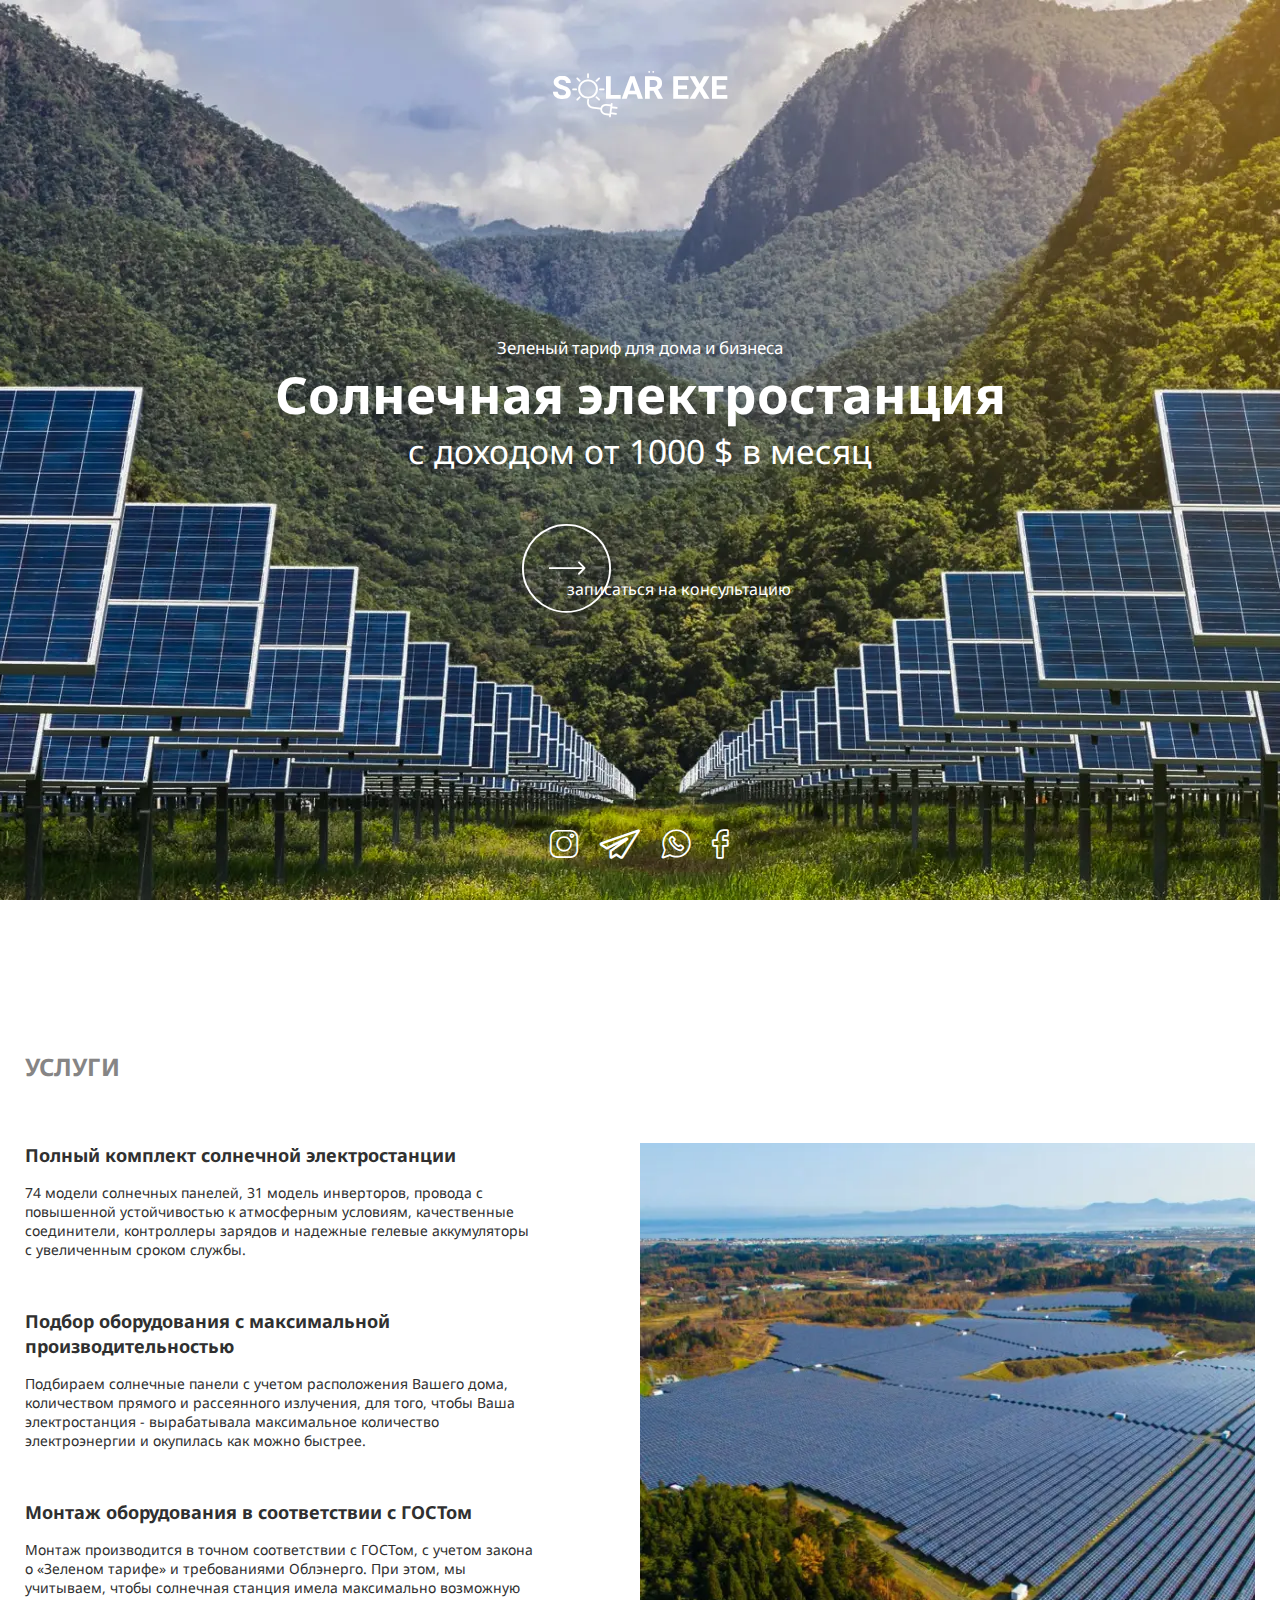
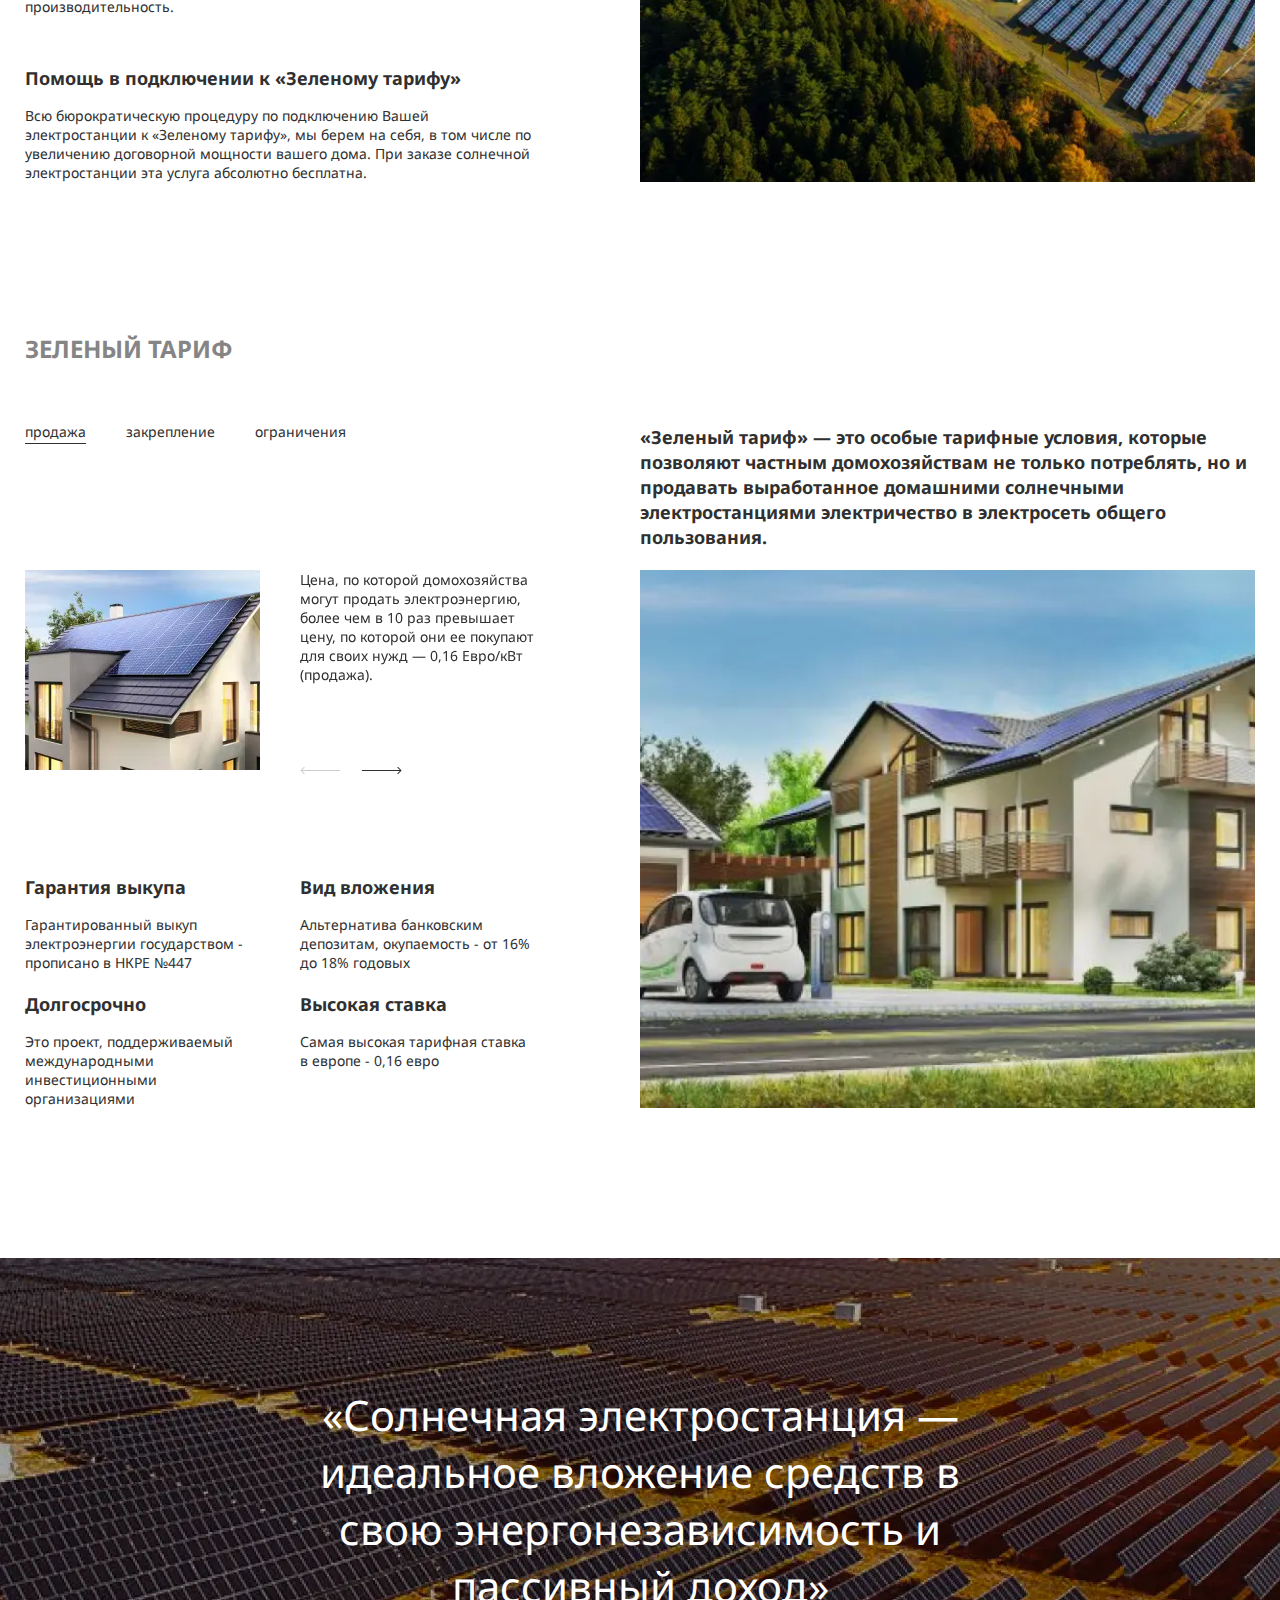
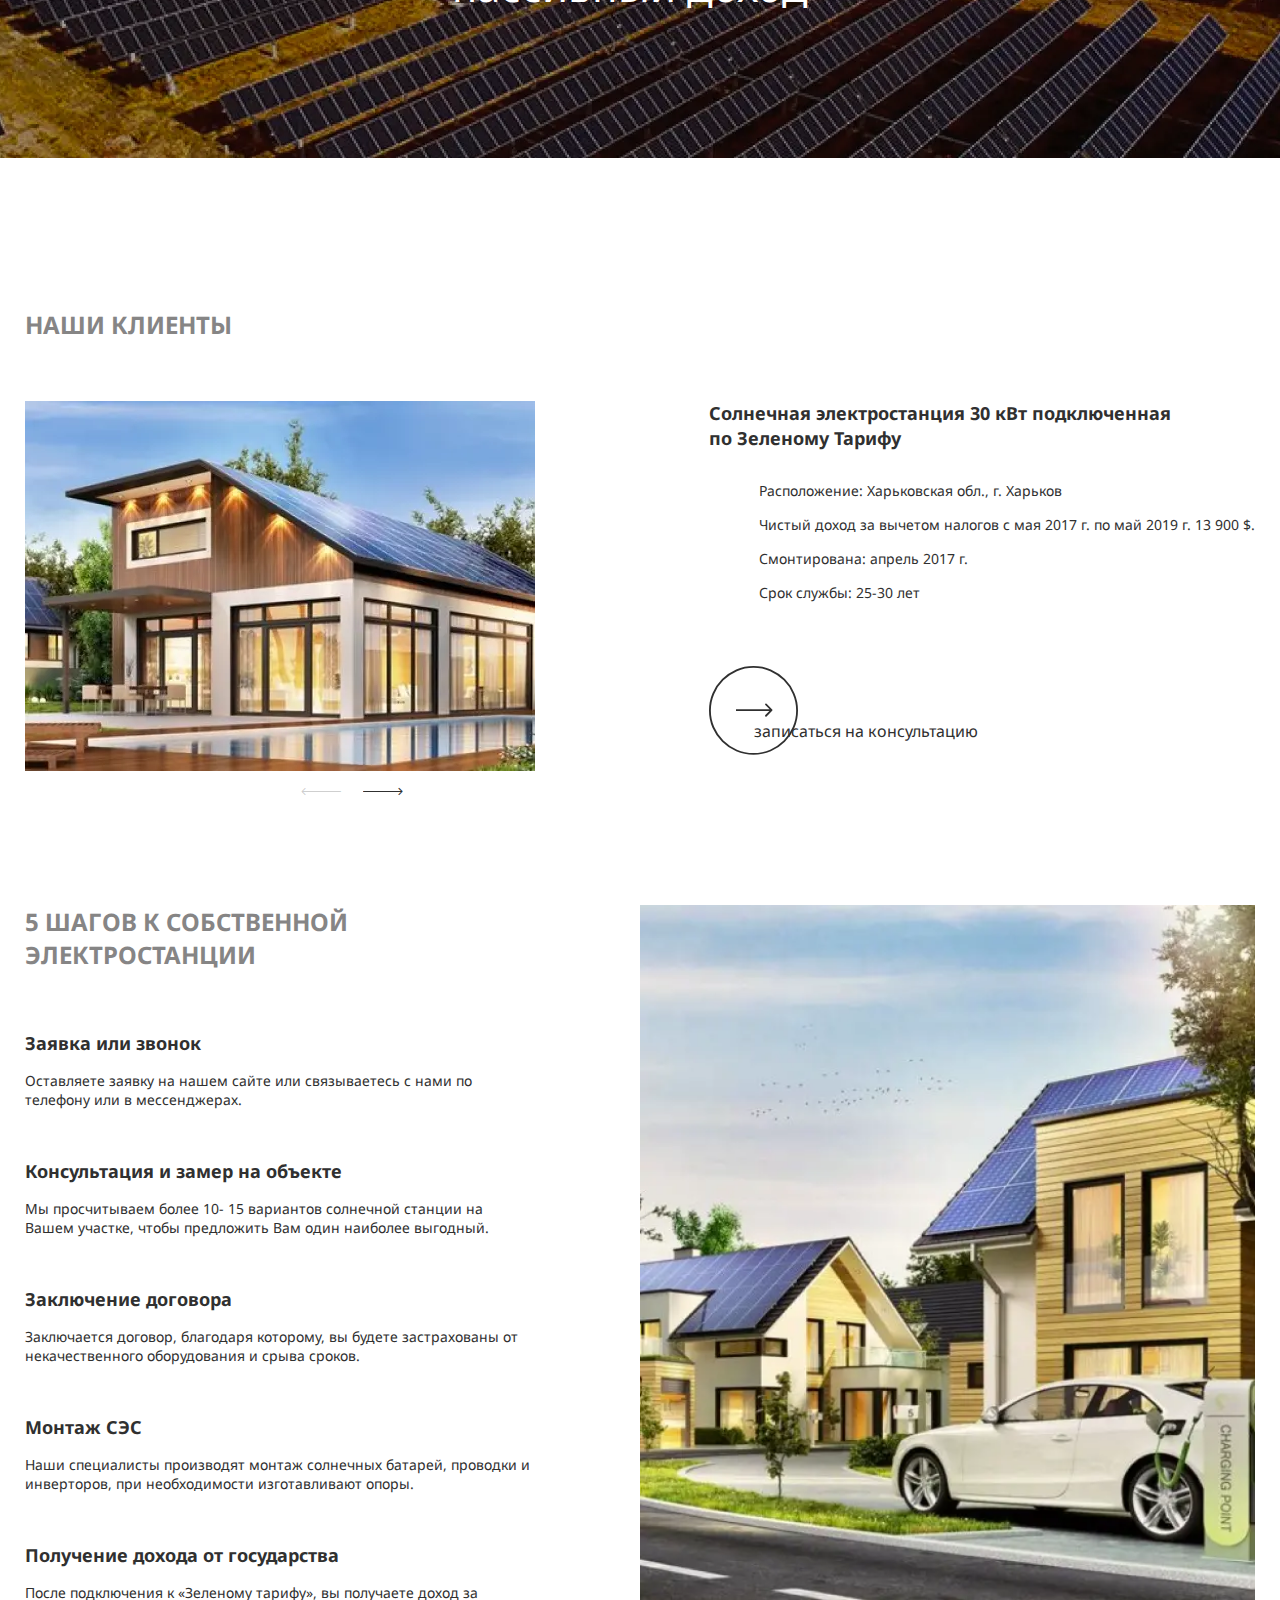
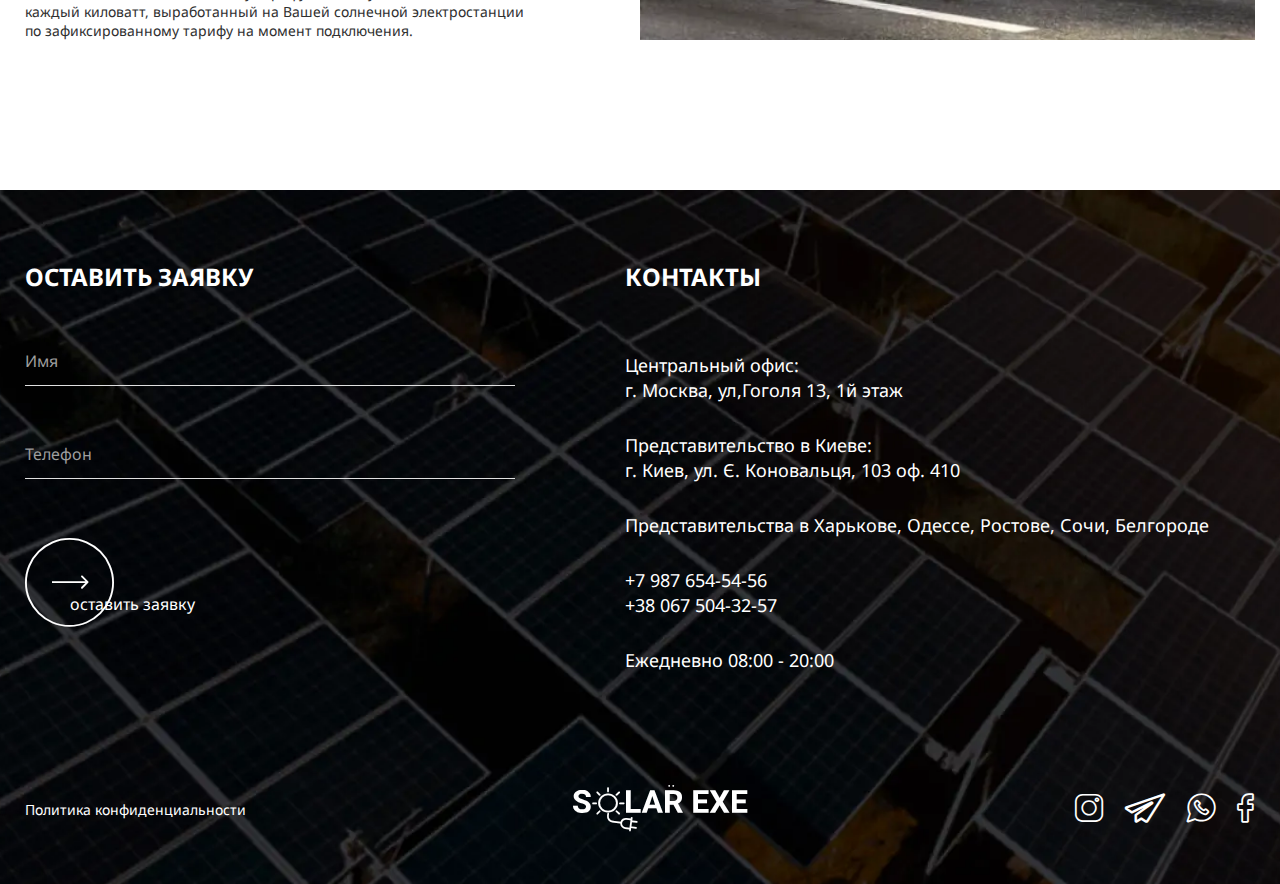
<file: index.html>
<!DOCTYPE html>
<html lang="ru">

<head>
	<title>Главная</title>
	<meta charset="UTF-8">
	<meta name="format-detection" content="telephone=no">
	<!-- <style>body{opacity: 0;}</style> -->
	<link rel="stylesheet" href="css/style.min.css?_v=20230212220757">
	<link rel="shortcut icon" href="favicon.ico">
	<!-- <meta name="robots" content="noindex, nofollow"> -->
	<meta name="viewport" content="width=device-width, initial-scale=1.0">
</head>

<body>
	<div class="wrapper">
		<header class="header" style="background-size: cover;">
			<div class="header__section section-header">

				<div class="section-header__container">
					<div class="section-header__content">

						<div class="section-header__content-header content-header">
							<a href="" class="logo _icon-logo"></a>
						</div>

						<div class="section-header__content-body content-body">
							<div class="content-body__tittle-block">
								<h5 class="content-body__text">Зеленый тариф для дома и бизнеса</h5>
								<h1 class="content-body__tittle">Солнечная электростанция</h1>
								<h2 class="content-body__subtittle">с доходом от 1000 $ в месяц</h2>
							</div>

							<button class="content-body__button-body_white button-body_white" type="button" data-popup="#send-form" href="">
								<div class="button-body_white__button-icon"></div>
								<div class="button-body_white__icon _icon-btnarr"></div>
								<div class="button-body_white__button-text">записаться на консультацию</div>
							</button>
						</div>

						<div class="section-header__content-footer content-footer">
							<ul class="content-footer__socials">
								<li class="content-footer__item"><a class="icon-logo _icon-inst" href="https://www.instagram.com/"></a></li>
								<li class="content-footer__item"><a class="icon-logo _icon-tg" href="https://web.telegram.org/k/"></a></li>
								<li class="content-footer__item"><a class="icon-logo _icon-wup" href="https://www.whatsapp.com/"></a></li>
								<li class="content-footer__item"><a class="icon-logo _icon-fb" href="https://www.facebook.com/"></a></li>
							</ul>
						</div>

					</div>
				</div>

			</div>
		</header>
		<main class="page">

			<section class="services-section">
				<div class="services-section__container">
					<h3 class="section-tittle">УСЛУГИ</h3>
					<div class="services-section__content">
						<div class="services-section__left-column">
							<ul class="services-section__services-list">
								<li class="services-section__services-item">
									<div class="section-text-content">
										<h4 class="section-text-content__subtittle">
											Полный комплект солнечной электростанции
										</h4>
										<div class="section-text-content__text">
											74 модели солнечных панелей, 31 модель инверторов, провода с повышенной устойчивостью к атмосферным условиям, качественные соединители, контроллеры зарядов и надежные гелевые аккумуляторы с увеличенным сроком службы.
										</div>
									</div>
								</li>
								<li class="services-section__services-item">
									<div class="section-text-content">
										<h4 class="section-text-content__subtittle">
											Подбор оборудования с максимальной производительностью
										</h4>
										<div class="section-text-content__text">
											Подбираем солнечные панели с учетом расположения Вашего дома, количеством прямого и рассеянного излучения, для того, чтобы Ваша электростанция - вырабатывала максимальное количество электроэнергии и окупилась как можно быстрее.
										</div>
									</div>
								</li>
								<li class="services-section__services-item">
									<div class="section-text-content">
										<h4 class="section-text-content__subtittle">
											Монтаж оборудования в соответствии с ГОСТом
										</h4>
										<div class="section-text-content__text">
											Монтаж производится в точном соответствии с ГОСТом, с учетом закона о «Зеленом тарифе» и требованиями Облэнерго. При этом, мы учитываем, чтобы солнечная станция имела максимально возможную производительность.
										</div>
									</div>
								</li>
								<li class="services-section__services-item">
									<div class="section-text-content">
										<h4 class="section-text-content__subtittle">
											Помощь в подключении к «Зеленому тарифу»
										</h4>
										<div class="section-text-content__text">
											Всю бюрократическую процедуру по подключению Вашей электростанции к «Зеленому тарифу», мы берем на себя, в том числе по увеличению договорной мощности вашего дома. При заказе солнечной электростанции эта услуга абсолютно бесплатна.
										</div>
									</div>
								</li>
							</ul>
						</div>
						<div class="services-section__right-column">
							<div class="services-section__image"><picture><source srcset="img/servicesPic.webp" type="image/webp"><img src="img/servicesPic.jpg" alt="Огромная площадь с установленными на них солнечными панелями."></picture></div>
						</div>
					</div>
				</div>
			</section>

			<section class="green-tariff-section">
				<div class="green-tariff-section__container">
					<h3 class="section-tittle">ЗЕЛЕНЫЙ ТАРИФ</h3>
					<div class="green-tariff-section__content">
						<div class="green-tariff-section__left-column">
							<div class="green-tariff-section__grid-left-wrapper">
								<!-- <nav class="green-tariff-section__green-slider-nav">
										<button href="" class="green-tariff-section__link">продажа</button>
										<button href="" class="green-tariff-section__link">закрепление</button>
										<button href="" class="green-tariff-section__link">ограничения</button>
									</nav> -->
								<div class="green-tariff-section__grid-body-wrapper">
									<div class="green-slider swiper-container">
										<div class="green-slider__wrapper swiper-wrapper">
											<div class="green-slider__slide swiper-slide">
												<div class="green-slider-slide__image"><picture><source srcset="img/tarrifSliderPic.webp" type="image/webp"><img src="img/tarrifSliderPic.jpg" alt="Сегмент крыши с элегантно расположеными солнечными панелями"></picture></div>
												<div class="green-slider-slide__text">Цена, по которой домохозяйства могут продать электроэнергию, более чем в 10 раз превышает цену, по которой они ее покупают для своих нужд — 0,16 Евро/кВт (продажа).</div>
											</div>
											<div class=" green-slider__slide swiper-slide">
												<div class="green-slider-slide__image"><picture><source srcset="img/tarrifSliderPic.webp" type="image/webp"><img src="img/tarrifSliderPic.jpg" alt="Закрепление"></picture></div>
												<div class="green-slider-slide__text">Цена, по которой домохозяйства могут продать электроэнергию, более чем в 10 раз превышает цену, по которой они ее покупают для своих нужд — 0,16 Евро/кВт (продажа).</div>
											</div>
											<div class="green-slider__slide swiper-slide">
												<div class="green-slider-slide__image"><picture><source srcset="img/tariffPic.webp" type="image/webp"><img src="img/tariffPic.jpg" alt="Ограничения"></picture></div>
												<div class="green-slider-slide__text">Lorem ipsum dolor sit, amet consectetur adipisicing elit. Cumque magnam natus adipisci cum vitae error! </div>
											</div>
										</div>
										<div class="swiper-pagination"></div>
										<div class="green-slider-button-wrapper">
											<div class="green-slider-button-prev _icon-arr-prev"></div>
											<div class="green-slider-button-next _icon-arr-prev"></div>
										</div>
									</div>
								</div>
								<div class="green-tariff-section__grid-footer-wrapper">
									<ul class="green-tariff-section__green-tarif-list green-tarif-list">
										<li class="green-tarif-list__green-tarif-list-item">
											<div class="section-text-content">
												<h4 class="section-text-content__subtittle_green">
													Гарантия выкупа
												</h4>
												<div class="section-text-content__text">
													Гарантированный выкуп электроэнергии государством - прописано в НКРЕ №447
												</div>
											</div>
										</li>
										<li class="green-tarif-list__green-tarif-list-item">
											<div class="section-text-content">
												<h4 class="section-text-content__subtittle_green">
													Вид вложения
												</h4>
												<div class="section-text-content__text">
													Альтернатива банковским депозитам, окупаемость - от 16% до 18% годовых
												</div>
											</div>
										</li>
										<li class="green-tarif-list__green-tarif-list-item">
											<div class="section-text-content">
												<h4 class="section-text-content__subtittle_green">
													Долгосрочно
												</h4>
												<div class="section-text-content__text">
													Это проект, поддерживаемый международными инвестиционными организациями
												</div>
											</div>
										</li>
										<li class="green-tarif-list__green-tarif-list-item">
											<div class="section-text-content">
												<h4 class="section-text-content__subtittle_green">
													Высокая ставка
												</h4>
												<div class="section-text-content__text">
													Самая высокая тарифная ставка в европе - 0,16 евро
												</div>
											</div>
										</li>
									</ul>
								</div>
							</div>
						</div>
						<div class="green-tariff-section__right-column">
							<div class="green-tariff-section__grid-right-wrapper">
								<div class="green-tariff-section__right-column-subtittle">
									«Зеленый тариф» — это особые тарифные условия, которые позволяют частным домохозяйствам не только потреблять, но и продавать выработанное домашними солнечными электростанциями электричество в электросеть общего пользования.
								</div>
								<div class="green-tariff-section__image"><picture><source srcset="img/tariffPic.webp" type="image/webp"><img src="img/tariffPic.jpg" alt=""></picture></div>
							</div>
						</div>
					</div>
				</div>
			</section>

			<section class="section-solar-power-plant">
				<div class="section-solar-power-plant__content-wrapper">
					<div class="section-solar-power-plant__tittle">«Солнечная электростанция — идеальное вложение средств в свою энергонезависимость и пассивный доход»</div>
				</div>
			</section>

			<section class="section-clients">
				<div class="section-clients__container">
					<h3 class="section-tittle">НАШИ КЛИЕНТЫ</h3>
					<div class="section-clients__content">
						<div class="section-clients__left-column">
							<div class="section-clients__clients-slider-wrapper">
								<div class="clients-swiper swiper-container">
									<div class="clients-swiper__wrapper swiper-wrapper">
										<div class="clients-swiper__slide swiper-slide">
											<div class="clients-swiper__image"><picture><source srcset="img/clients.webp" type="image/webp"><img src="img/clients.jpg" alt="Барнхаус с скатной крышей и солнечными панелями на ней. Элегантно. Эффективно."></picture></div>
										</div>
										<div class="clients-swiper__slide swiper-slide">
											<div class="clients-swiper__image"><picture><source srcset="img/clients.webp" type="image/webp"><img src="img/clients.jpg" alt="Барнхаус с скатной крышей и солнечными панелями на ней. Элегантно. Эффективно."></picture></div>
										</div>
										<div class="clients-swiper__slide swiper-slide">
											<div class="clients-swiper__image"><picture><source srcset="img/clients.webp" type="image/webp"><img src="img/clients.jpg" alt="Барнхаус с скатной крышей и солнечными панелями на ней. Элегантно. Эффективно."></picture></div>
										</div>
									</div>
									<div class="clients-swiper-button-prev _icon-arr-prev"></div>
									<div class="clients-swiper-button-next _icon-arr-prev"></div>
								</div>
							</div>
						</div>
						<div class="section-clients__right-column">
							<div class="section-text-content_clients">
								<h4 class="section-text-content_clients__subtittle">
									Солнечная электростанция 30 кВт подключенная по Зеленому Тарифу
								</h4>
								<ul class="section-text-content_clients__list">
									<li class="section-text-content_clients__item">Расположение: Харьковская обл., г. Харьков</li>
									<li class="section-text-content_clients__item">Чистый доход за вычетом налогов с мая 2017 г. по май 2019 г. 13 900 $.</li>
									<li class="section-text-content_clients__item">Смонтирована: апрель 2017 г.</li>
									<li class="section-text-content_clients__item">Срок службы: 25-30 лет</li>
								</ul>
							</div>
							<button class="button-gform_clients" href="" type="button" data-popup="#send-form">
								<div class="button-gform_clients__wrapper">
									<div class="button-gform_clients__button-icon _icon-btnarr"></div>
									<div class="button-gform_clients__button-text">записаться на консультацию</div>
								</div>
							</button>
						</div>
					</div>
				</div>
			</section>

			<section class="section-five-steps">
				<div class="section-five-steps__container">
					<div class="section-five-steps__content">
						<div class="section-five-steps__left-column">
							<h3 class="section-tittle">5 ШАГОВ К СОБСТВЕННОЙ ЭЛЕКТРОСТАНЦИИ</h3>
							<ul class="section-five-steps__steps-list">
								<li class="section-five-steps__steps-item">
									<div class="section-text-content">
										<h4 class="section-text-content__subtittle">
											Заявка или звонок
										</h4>
										<div class="section-text-content__text">
											Оставляете заявку на нашем сайте или связываетесь с нами по телефону или в мессенджерах.
										</div>
									</div>
								</li>
								<li class="section-five-steps__steps-item">
									<div class="section-text-content">
										<h4 class="section-text-content__subtittle">
											Консультация и замер на объекте
										</h4>
										<div class="section-text-content__text">
											Мы просчитываем более 10- 15 вариантов солнечной станции на Вашем участке, чтобы предложить Вам один наиболее выгодный.
										</div>
									</div>
								</li>
								<li class="section-five-steps__steps-item">
									<div class="section-text-content">
										<h4 class="section-text-content__subtittle">
											Заключение договора
										</h4>
										<div class="section-text-content__text">
											Заключается договор, благодаря которому, вы будете застрахованы от некачественного оборудования и срыва сроков.
										</div>
									</div>
								</li>
								<li class="section-five-steps__steps-item">
									<div class="section-text-content">
										<h4 class="section-text-content__subtittle">
											Монтаж СЭС
										</h4>
										<div class="section-text-content__text">
											Наши специалисты производят монтаж солнечных батарей, проводки и инверторов, при необходимости изготавливают опоры.
										</div>
									</div>
								</li>
								<li class="section-five-steps__steps-item">
									<div class="section-text-content">
										<h4 class="section-text-content__subtittle">
											Получение дохода от государства
										</h4>
										<div class="section-text-content__text">
											После подключения к «Зеленому тарифу», вы получаете доход за каждый киловатт, выработанный на Вашей солнечной электростанции по зафиксированному тарифу на момент подключения.
										</div>
									</div>
								</li>

							</ul>
						</div>
						<div class="section-five-steps__right-column">
							<div class="section-five-steps__image"><picture><source srcset="img/fiveSteps.webp" type="image/webp"><img src="img/fiveSteps.png" alt=""></picture></div>
						</div>
					</div>
				</div>
			</section>

		</main>
		<footer class="footer" style="background-size: cover;">
			<div class="footer__section section-footer">
				<section class="section-footer">
					<div class="section-footer__container">
						<div class="section-footer__footer-content-container">
							<div class="section-footer__body">
								<div class="section-footer__content-columns">
									<div class="section-footer__left-column">
										<h3 class="footer-tittle">ОСТАВИТЬ ЗАЯВКУ</h3>
										<form class="gform" data-ajax data-popup-message="#form-message" method="POST" action="sendmail.php">
											<div class="gform__group">
												<input class="gform__input" type="text" name="name" data-error="Ошибка" placeholder=" ">
												<label class="gform__label">Имя</label>
											</div>
											<div class="gform__group">
												<input class="gform__input" type="tel" name="number" data-error="Ошибка" placeholder=" ">
												<label class="gform__label">Телефон</label>
											</div>

											<button class="gform__button button-gform" href="">
												<div class="button-gform__wrapper">
													<div class="button-gform__button-icon _icon-btnarr"></div>
													<div class="button-gform__button-text">оставить заявку</div>
												</div>
											</button>



											<div style="display:none" class="thankyou_message">
												<h2><em>Thanks</em> for contacting us! We will get back to you soon!</h2>
											</div>
										</form>
									</div>
									<div class="section-footer__right-column">
										<h3 class="footer-tittle">КОНТАКТЫ</h3>
										<ul class="section-footer__contacts-list contacts-list">
											<li class="contacts-list__item">Центральный офис:<br>г. Москва, ул,Гоголя 13, 1й этаж</li>
											<li class="contacts-list__item">Представительство в Киеве:<br>г. Киев, ул. Є. Коновальця, 103 оф. 410</li>
											<li class="contacts-list__item">Представительства в Харькове, Одессе, Ростове, Сочи, Белгороде</li>
											<li class="contacts-list__item">
												<ul class="contacts-list__tel-list">
													<li class="contacts-list__tel-item"><a class="contacts-list__tel" href="tel:79876545456">+7 987 654-54-56</a></li>
													<li class="contacts-list__tel-item"><a class="contacts-list__tel" href="tel:380675043257">+38 067 504-32-57</a></li>
												</ul>
											</li>
											<li class="contacts-list__item">Ежедневно 08:00 - 20:00</li>
										</ul>
									</div>
								</div>
							</div>
							<div class="section-footer__footer">
								<div class="section-footer__footer-footer footer-footer">
									<div class="footer-footer__content">
										<button type="button" data-popup="#policy" class="footer-footer__policy">Политика конфиденциальности</button>
										<a class="logo_footer _icon-logo" href=""></a>
										<ul class="footer-footer__socials-list">
											<li class="footer-footer__socials-item"><a class="icon-logo _icon-inst" href="https://www.instagram.com/"></a></li>
											<li class="footer-footer__socials-item"><a class="icon-logo _icon-tg" href="https://web.telegram.org/k/"></a></li>
											<li class="footer-footer__socials-item"><a class="icon-logo _icon-wup" href="https://www.whatsapp.com/"></a></li>
											<li class="footer-footer__socials-item"><a class="icon-logo _icon-fb" href="https://www.facebook.com/"></a></li>
										</ul>
									</div>
								</div>
							</div>
						</div>
					</div>
				</section>
			</div>
		</footer>
	</div>
	<div id="send-form" aria-hidden="true" class="popup">
		<div class="popup__wrapper">
			<div class="popup__content">
				<div class="popup__form form">
					<form data-ajax data-popup-message="#form-message" class="form__body" method="POST" action="sendmail.php" id="form">
						<h2 class="form__tittle">Форма обратной связи</h2>
						<div class="form__item">
							<label for="formName" class="form__label">Имя</label>
							<input type="text" class="form__input" name="name" id="formName">
						</div>
						<div class="form__item">
							<label for="formNumber" name="number" class="form__label">Телефон</label>
							<input type="tel" class="form__input" name="phone" id="formName">
						</div>
						<button type="submit" class="form__button">Отправить</button>
					</form>
				</div>
			</div>
		</div>
	</div>

	<div id="policy" aria-hidden="true" class="popup">
		<div class="popup__wrapper popup-wrapper">
			<div class="popup__content popup-content">
				<!-- <div class="popup__text"> -->
				<article class="popup__policy policy">
					<h2 class="policy__tittle">Policy-tittle-h2</h2>
					<ul class="policy__terms">
						<li class="policy__item">
							<p class="policy__term">Lorem ipsum dolor sit amet, consectetur adipisicing elit. Quaerat, blanditiis assumenda? A omnis impedit, labore expedita possimus voluptates consequatur enim adipisci reiciendis corporis fuga quasi molestiae aut eligendi quo vero.</p>
						</li>
						<li class="policy__item">
							<p class="policy__term">Lorem ipsum dolor sit amet, consectetur adipisicing elit. Quaerat, blanditiis assumenda? A omnis impedit, labore expedita possimus voluptates consequatur enim adipisci reiciendis corporis fuga quasi molestiae aut eligendi quo vero.</p>
						</li>
						<li class="policy__item">
							<p class="policy__term">Lorem ipsum dolor sit amet, consectetur adipisicing elit. Quaerat, blanditiis assumenda? A omnis impedit, labore expedita possimus voluptates consequatur enim adipisci reiciendis corporis fuga quasi molestiae aut eligendi quo vero.</p>
						</li>
						<li class="policy__item">
							<p class="policy__term">Lorem ipsum dolor sit amet, consectetur adipisicing elit. Quaerat, blanditiis assumenda? A omnis impedit, labore expedita possimus voluptates consequatur enim adipisci reiciendis corporis fuga quasi molestiae aut eligendi quo vero.</p>
						</li>
						<li class="policy__item">
							<p class="policy__term">Lorem ipsum dolor sit amet, consectetur adipisicing elit. Quaerat, blanditiis assumenda? A omnis impedit, labore expedita possimus voluptates consequatur enim adipisci reiciendis corporis fuga quasi molestiae aut eligendi quo vero.</p>
						</li>
						<li class="policy__item">
							<p class="policy__term">Lorem ipsum dolor sit amet, consectetur adipisicing elit. Quaerat, blanditiis assumenda? A omnis impedit, labore expedita possimus voluptates consequatur enim adipisci reiciendis corporis fuga quasi molestiae aut eligendi quo vero.</p>
						</li>
						<li class="policy__item">
							<p class="policy__term">Lorem ipsum dolor sit amet, consectetur adipisicing elit. Quaerat, blanditiis assumenda? A omnis impedit, labore expedita possimus voluptates consequatur enim adipisci reiciendis corporis fuga quasi molestiae aut eligendi quo vero.</p>
						</li>
						<li class="policy__item">
							<p class="policy__term">Lorem ipsum dolor sit amet, consectetur adipisicing elit. Quaerat, blanditiis assumenda? A omnis impedit, labore expedita possimus voluptates consequatur enim adipisci reiciendis corporis fuga quasi molestiae aut eligendi quo vero.</p>
						</li>
						<li class="policy__item">
							<p class="policy__term">Lorem ipsum dolor sit amet, consectetur adipisicing elit. Quaerat, blanditiis assumenda? A omnis impedit, labore expedita possimus voluptates consequatur enim adipisci reiciendis corporis fuga quasi molestiae aut eligendi quo vero.</p>
						</li>
						<li class="policy__item">
							<p class="policy__term">Lorem ipsum dolor sit amet, consectetur adipisicing elit. Quaerat, blanditiis assumenda? A omnis impedit, labore expedita possimus voluptates consequatur enim adipisci reiciendis corporis fuga quasi molestiae aut eligendi quo vero.</p>
						</li>
						<li class="policy__item">
							<p class="policy__term">Lorem ipsum dolor sit amet, consectetur adipisicing elit. Quaerat, blanditiis assumenda? A omnis impedit, labore expedita possimus voluptates consequatur enim adipisci reiciendis corporis fuga quasi molestiae aut eligendi quo vero.</p>
						</li>
						<li class="policy__item">
							<p class="policy__term">Lorem ipsum dolor sit amet, consectetur adipisicing elit. Quaerat, blanditiis assumenda? A omnis impedit, labore expedita possimus voluptates consequatur enim adipisci reiciendis corporis fuga quasi molestiae aut eligendi quo vero.</p>
						</li>
						<li class="policy__item">
							<p class="policy__term">Lorem ipsum dolor sit amet, consectetur adipisicing elit. Quaerat, blanditiis assumenda? A omnis impedit, labore expedita possimus voluptates consequatur enim adipisci reiciendis corporis fuga quasi molestiae aut eligendi quo vero.</p>
						</li>
						<li class="policy__item">
							<p class="policy__term">Lorem ipsum dolor sit amet, consectetur adipisicing elit. Quaerat, blanditiis assumenda? A omnis impedit, labore expedita possimus voluptates consequatur enim adipisci reiciendis corporis fuga quasi molestiae aut eligendi quo vero.</p>
						</li>
						<li class="policy__item">
							<p class="policy__term">Lorem ipsum dolor sit amet, consectetur adipisicing elit. Quaerat, blanditiis assumenda? A omnis impedit, labore expedita possimus voluptates consequatur enim adipisci reiciendis corporis fuga quasi molestiae aut eligendi quo vero.</p>
						</li>
						<li class="policy__item">
							<p class="policy__term">Lorem ipsum dolor sit amet, consectetur adipisicing elit. Quaerat, blanditiis assumenda? A omnis impedit, labore expedita possimus voluptates consequatur enim adipisci reiciendis corporis fuga quasi molestiae aut eligendi quo vero.</p>
						</li>
						<li class="policy__item">
							<p class="policy__term">Lorem ipsum dolor sit amet, consectetur adipisicing elit. Quaerat, blanditiis assumenda? A omnis impedit, labore expedita possimus voluptates consequatur enim adipisci reiciendis corporis fuga quasi molestiae aut eligendi quo vero.</p>
						</li>
						<li class="policy__item">
							<p class="policy__term">Lorem ipsum dolor sit amet, consectetur adipisicing elit. Quaerat, blanditiis assumenda? A omnis impedit, labore expedita possimus voluptates consequatur enim adipisci reiciendis corporis fuga quasi molestiae aut eligendi quo vero.</p>
						</li>
						<li class="policy__item">
							<p class="policy__term">Lorem ipsum dolor sit amet, consectetur adipisicing elit. Quaerat, blanditiis assumenda? A omnis impedit, labore expedita possimus voluptates consequatur enim adipisci reiciendis corporis fuga quasi molestiae aut eligendi quo vero.</p>
						</li>
						<li class="policy__item">
							<p class="policy__term">Lorem ipsum dolor sit amet, consectetur adipisicing elit. Quaerat, blanditiis assumenda? A omnis impedit, labore expedita possimus voluptates consequatur enim adipisci reiciendis corporis fuga quasi molestiae aut eligendi quo vero.</p>
						</li>
						<li class="policy__item">
							<p class="policy__term">Lorem ipsum dolor sit amet, consectetur adipisicing elit. Quaerat, blanditiis assumenda? A omnis impedit, labore expedita possimus voluptates consequatur enim adipisci reiciendis corporis fuga quasi molestiae aut eligendi quo vero.</p>
						</li>
						<li class="policy__item">
							<p class="policy__term">Lorem ipsum dolor sit amet, consectetur adipisicing elit. Quaerat, blanditiis assumenda? A omnis impedit, labore expedita possimus voluptates consequatur enim adipisci reiciendis corporis fuga quasi molestiae aut eligendi quo vero.</p>
						</li>
						<li class="policy__item">
							<p class="policy__term">Lorem ipsum dolor sit amet, consectetur adipisicing elit. Quaerat, blanditiis assumenda? A omnis impedit, labore expedita possimus voluptates consequatur enim adipisci reiciendis corporis fuga quasi molestiae aut eligendi quo vero.</p>
						</li>
						<li class="policy__item">
							<p class="policy__term">Lorem ipsum dolor sit amet, consectetur adipisicing elit. Quaerat, blanditiis assumenda? A omnis impedit, labore expedita possimus voluptates consequatur enim adipisci reiciendis corporis fuga quasi molestiae aut eligendi quo vero.</p>
						</li>
						<li class="policy__item">
							<p class="policy__term">Lorem ipsum dolor sit amet, consectetur adipisicing elit. Quaerat, blanditiis assumenda? A omnis impedit, labore expedita possimus voluptates consequatur enim adipisci reiciendis corporis fuga quasi molestiae aut eligendi quo vero.</p>
						</li>
						<li class="policy__item">
							<p class="policy__term">Lorem ipsum dolor sit amet, consectetur adipisicing elit. Quaerat, blanditiis assumenda? A omnis impedit, labore expedita possimus voluptates consequatur enim adipisci reiciendis corporis fuga quasi molestiae aut eligendi quo vero.</p>
						</li>
						<li class="policy__item">
							<p class="policy__term">Lorem ipsum dolor sit amet, consectetur adipisicing elit. Quaerat, blanditiis assumenda? A omnis impedit, labore expedita possimus voluptates consequatur enim adipisci reiciendis corporis fuga quasi molestiae aut eligendi quo vero.</p>
						</li>
						<li class="policy__item">
							<p class="policy__term">Lorem ipsum dolor sit amet, consectetur adipisicing elit. Quaerat, blanditiis assumenda? A omnis impedit, labore expedita possimus voluptates consequatur enim adipisci reiciendis corporis fuga quasi molestiae aut eligendi quo vero.</p>
						</li>
						<li class="policy__item">
							<p class="policy__term">Lorem ipsum dolor sit amet, consectetur adipisicing elit. Quaerat, blanditiis assumenda? A omnis impedit, labore expedita possimus voluptates consequatur enim adipisci reiciendis corporis fuga quasi molestiae aut eligendi quo vero.</p>
						</li>
						<li class="policy__item">
							<p class="policy__term">Lorem ipsum dolor sit amet, consectetur adipisicing elit. Quaerat, blanditiis assumenda? A omnis impedit, labore expedita possimus voluptates consequatur enim adipisci reiciendis corporis fuga quasi molestiae aut eligendi quo vero.</p>
						</li>
						<li class="policy__item">
							<p class="policy__term">Lorem ipsum dolor sit amet, consectetur adipisicing elit. Quaerat, blanditiis assumenda? A omnis impedit, labore expedita possimus voluptates consequatur enim adipisci reiciendis corporis fuga quasi molestiae aut eligendi quo vero.</p>
						</li>
						<li class="policy__item">
							<p class="policy__term">Lorem ipsum dolor sit amet, consectetur adipisicing elit. Quaerat, blanditiis assumenda? A omnis impedit, labore expedita possimus voluptates consequatur enim adipisci reiciendis corporis fuga quasi molestiae aut eligendi quo vero.</p>
						</li>
						<li class="policy__item">
							<p class="policy__term">Lorem ipsum dolor sit amet, consectetur adipisicing elit. Quaerat, blanditiis assumenda? A omnis impedit, labore expedita possimus voluptates consequatur enim adipisci reiciendis corporis fuga quasi molestiae aut eligendi quo vero.</p>
						</li>
						<li class="policy__item">
							<p class="policy__term">Lorem ipsum dolor sit amet, consectetur adipisicing elit. Quaerat, blanditiis assumenda? A omnis impedit, labore expedita possimus voluptates consequatur enim adipisci reiciendis corporis fuga quasi molestiae aut eligendi quo vero.</p>
						</li>
						<li class="policy__item">
							<p class="policy__term">Lorem ipsum dolor sit amet, consectetur adipisicing elit. Quaerat, blanditiis assumenda? A omnis impedit, labore expedita possimus voluptates consequatur enim adipisci reiciendis corporis fuga quasi molestiae aut eligendi quo vero.</p>
						</li>
						<li class="policy__item">
							<p class="policy__term">Lorem ipsum dolor sit amet, consectetur adipisicing elit. Quaerat, blanditiis assumenda? A omnis impedit, labore expedita possimus voluptates consequatur enim adipisci reiciendis corporis fuga quasi molestiae aut eligendi quo vero.</p>
						</li>
						<li class="policy__item">
							<p class="policy__term">Lorem ipsum dolor sit amet, consectetur adipisicing elit. Quaerat, blanditiis assumenda? A omnis impedit, labore expedita possimus voluptates consequatur enim adipisci reiciendis corporis fuga quasi molestiae aut eligendi quo vero.</p>
						</li>
						<li class="policy__item">
							<p class="policy__term">Lorem ipsum dolor sit amet, consectetur adipisicing elit. Quaerat, blanditiis assumenda? A omnis impedit, labore expedita possimus voluptates consequatur enim adipisci reiciendis corporis fuga quasi molestiae aut eligendi quo vero.</p>
						</li>
						<li class="policy__item">
							<p class="policy__term">Lorem ipsum dolor sit amet, consectetur adipisicing elit. Quaerat, blanditiis assumenda? A omnis impedit, labore expedita possimus voluptates consequatur enim adipisci reiciendis corporis fuga quasi molestiae aut eligendi quo vero.</p>
						</li>
						<li class="policy__item">
							<p class="policy__term">Lorem ipsum dolor sit amet, consectetur adipisicing elit. Quaerat, blanditiis assumenda? A omnis impedit, labore expedita possimus voluptates consequatur enim adipisci reiciendis corporis fuga quasi molestiae aut eligendi quo vero.</p>
						</li>
						<li class="policy__item">
							<p class="policy__term">Lorem ipsum dolor sit amet, consectetur adipisicing elit. Quaerat, blanditiis assumenda? A omnis impedit, labore expedita possimus voluptates consequatur enim adipisci reiciendis corporis fuga quasi molestiae aut eligendi quo vero.</p>
						</li>
						<li class="policy__item">
							<p class="policy__term">Lorem ipsum dolor sit amet, consectetur adipisicing elit. Quaerat, blanditiis assumenda? A omnis impedit, labore expedita possimus voluptates consequatur enim adipisci reiciendis corporis fuga quasi molestiae aut eligendi quo vero.</p>
						</li>
						<li class="policy__item">
							<p class="policy__term">Lorem ipsum dolor sit amet, consectetur adipisicing elit. Quaerat, blanditiis assumenda? A omnis impedit, labore expedita possimus voluptates consequatur enim adipisci reiciendis corporis fuga quasi molestiae aut eligendi quo vero.</p>
						</li>
						<li class="policy__item">
							<p class="policy__term">Lorem ipsum dolor sit amet, consectetur adipisicing elit. Quaerat, blanditiis assumenda? A omnis impedit, labore expedita possimus voluptates consequatur enim adipisci reiciendis corporis fuga quasi molestiae aut eligendi quo vero.</p>
						</li>
						<li class="policy__item">
							<p class="policy__term">Lorem ipsum dolor sit amet, consectetur adipisicing elit. Quaerat, blanditiis assumenda? A omnis impedit, labore expedita possimus voluptates consequatur enim adipisci reiciendis corporis fuga quasi molestiae aut eligendi quo vero.</p>
						</li>
						<li class="policy__item">
							<p class="policy__term">Lorem ipsum dolor sit amet, consectetur adipisicing elit. Quaerat, blanditiis assumenda? A omnis impedit, labore expedita possimus voluptates consequatur enim adipisci reiciendis corporis fuga quasi molestiae aut eligendi quo vero.</p>
						</li>
						<li class="policy__item">
							<p class="policy__term">Lorem ipsum dolor sit amet, consectetur adipisicing elit. Quaerat, blanditiis assumenda? A omnis impedit, labore expedita possimus voluptates consequatur enim adipisci reiciendis corporis fuga quasi molestiae aut eligendi quo vero.</p>
						</li>
						<li class="policy__item">
							<p class="policy__term">Lorem ipsum dolor sit amet, consectetur adipisicing elit. Quaerat, blanditiis assumenda? A omnis impedit, labore expedita possimus voluptates consequatur enim adipisci reiciendis corporis fuga quasi molestiae aut eligendi quo vero.</p>
						</li>
						<li class="policy__item">
							<p class="policy__term">Lorem ipsum dolor sit amet, consectetur adipisicing elit. Quaerat, blanditiis assumenda? A omnis impedit, labore expedita possimus voluptates consequatur enim adipisci reiciendis corporis fuga quasi molestiae aut eligendi quo vero.</p>
						</li>
						<li class="policy__item">
							<p class="policy__term">Lorem ipsum dolor sit amet, consectetur adipisicing elit. Quaerat, blanditiis assumenda? A omnis impedit, labore expedita possimus voluptates consequatur enim adipisci reiciendis corporis fuga quasi molestiae aut eligendi quo vero.</p>
						</li>
						<li class="policy__item">
							<p class="policy__term">Lorem ipsum dolor sit amet, consectetur adipisicing elit. Quaerat, blanditiis assumenda? A omnis impedit, labore expedita possimus voluptates consequatur enim adipisci reiciendis corporis fuga quasi molestiae aut eligendi quo vero.</p>
						</li>
						<li class="policy__item">
							<p class="policy__term">Lorem ipsum dolor sit amet, consectetur adipisicing elit. Quaerat, blanditiis assumenda? A omnis impedit, labore expedita possimus voluptates consequatur enim adipisci reiciendis corporis fuga quasi molestiae aut eligendi quo vero.</p>
						</li>
						<li class="policy__item">
							<p class="policy__term">Lorem ipsum dolor sit amet, consectetur adipisicing elit. Quaerat, blanditiis assumenda? A omnis impedit, labore expedita possimus voluptates consequatur enim adipisci reiciendis corporis fuga quasi molestiae aut eligendi quo vero.</p>
						</li>
						<li class="policy__item">
							<p class="policy__term">Lorem ipsum dolor sit amet, consectetur adipisicing elit. Quaerat, blanditiis assumenda? A omnis impedit, labore expedita possimus voluptates consequatur enim adipisci reiciendis corporis fuga quasi molestiae aut eligendi quo vero.</p>
						</li>
						<li class="policy__item">
							<p class="policy__term">Lorem ipsum dolor sit amet, consectetur adipisicing elit. Quaerat, blanditiis assumenda? A omnis impedit, labore expedita possimus voluptates consequatur enim adipisci reiciendis corporis fuga quasi molestiae aut eligendi quo vero.</p>
						</li>
						<li class="policy__item">
							<p class="policy__term">Lorem ipsum dolor sit amet, consectetur adipisicing elit. Quaerat, blanditiis assumenda? A omnis impedit, labore expedita possimus voluptates consequatur enim adipisci reiciendis corporis fuga quasi molestiae aut eligendi quo vero.</p>
						</li>
						<li class="policy__item">
							<p class="policy__term">Lorem ipsum dolor sit amet, consectetur adipisicing elit. Quaerat, blanditiis assumenda? A omnis impedit, labore expedita possimus voluptates consequatur enim adipisci reiciendis corporis fuga quasi molestiae aut eligendi quo vero.</p>
						</li>
						<li class="policy__item">
							<p class="policy__term">Lorem ipsum dolor sit amet, consectetur adipisicing elit. Quaerat, blanditiis assumenda? A omnis impedit, labore expedita possimus voluptates consequatur enim adipisci reiciendis corporis fuga quasi molestiae aut eligendi quo vero.</p>
						</li>
						<li class="policy__item">
							<p class="policy__term">Lorem ipsum dolor sit amet, consectetur adipisicing elit. Quaerat, blanditiis assumenda? A omnis impedit, labore expedita possimus voluptates consequatur enim adipisci reiciendis corporis fuga quasi molestiae aut eligendi quo vero.</p>
						</li>
						<li class="policy__item">
							<p class="policy__term">Lorem ipsum dolor sit amet, consectetur adipisicing elit. Quaerat, blanditiis assumenda? A omnis impedit, labore expedita possimus voluptates consequatur enim adipisci reiciendis corporis fuga quasi molestiae aut eligendi quo vero.</p>
						</li>
						<li class="policy__item">
							<p class="policy__term">Lorem ipsum dolor sit amet, consectetur adipisicing elit. Quaerat, blanditiis assumenda? A omnis impedit, labore expedita possimus voluptates consequatur enim adipisci reiciendis corporis fuga quasi molestiae aut eligendi quo vero.</p>
						</li>
						<li class="policy__item">
							<p class="policy__term">Lorem ipsum dolor sit amet, consectetur adipisicing elit. Quaerat, blanditiis assumenda? A omnis impedit, labore expedita possimus voluptates consequatur enim adipisci reiciendis corporis fuga quasi molestiae aut eligendi quo vero.</p>
						</li>
						<li class="policy__item">
							<p class="policy__term">Lorem ipsum dolor sit amet, consectetur adipisicing elit. Quaerat, blanditiis assumenda? A omnis impedit, labore expedita possimus voluptates consequatur enim adipisci reiciendis corporis fuga quasi molestiae aut eligendi quo vero.</p>
						</li>
						<li class="policy__item">
							<p class="policy__term">Lorem ipsum dolor sit amet, consectetur adipisicing elit. Quaerat, blanditiis assumenda? A omnis impedit, labore expedita possimus voluptates consequatur enim adipisci reiciendis corporis fuga quasi molestiae aut eligendi quo vero.</p>
						</li>
						<li class="policy__item">
							<p class="policy__term">Lorem ipsum dolor sit amet, consectetur adipisicing elit. Quaerat, blanditiis assumenda? A omnis impedit, labore expedita possimus voluptates consequatur enim adipisci reiciendis corporis fuga quasi molestiae aut eligendi quo vero.</p>
						</li>
						<li class="policy__item">
							<p class="policy__term">Lorem ipsum dolor sit amet, consectetur adipisicing elit. Quaerat, blanditiis assumenda? A omnis impedit, labore expedita possimus voluptates consequatur enim adipisci reiciendis corporis fuga quasi molestiae aut eligendi quo vero.</p>
						</li>
						<li class="policy__item">
							<p class="policy__term">Lorem ipsum dolor sit amet, consectetur adipisicing elit. Quaerat, blanditiis assumenda? A omnis impedit, labore expedita possimus voluptates consequatur enim adipisci reiciendis corporis fuga quasi molestiae aut eligendi quo vero.</p>
						</li>
						<li class="policy__item">
							<p class="policy__term">Lorem ipsum dolor sit amet, consectetur adipisicing elit. Quaerat, blanditiis assumenda? A omnis impedit, labore expedita possimus voluptates consequatur enim adipisci reiciendis corporis fuga quasi molestiae aut eligendi quo vero.</p>
						</li>
						<li class="policy__item">
							<p class="policy__term">Lorem ipsum dolor sit amet, consectetur adipisicing elit. Quaerat, blanditiis assumenda? A omnis impedit, labore expedita possimus voluptates consequatur enim adipisci reiciendis corporis fuga quasi molestiae aut eligendi quo vero.</p>
						</li>
						<li class="policy__item">
							<p class="policy__term">Lorem ipsum dolor sit amet, consectetur adipisicing elit. Quaerat, blanditiis assumenda? A omnis impedit, labore expedita possimus voluptates consequatur enim adipisci reiciendis corporis fuga quasi molestiae aut eligendi quo vero.</p>
						</li>
						<li class="policy__item">
							<p class="policy__term">Lorem ipsum dolor sit amet, consectetur adipisicing elit. Quaerat, blanditiis assumenda? A omnis impedit, labore expedita possimus voluptates consequatur enim adipisci reiciendis corporis fuga quasi molestiae aut eligendi quo vero.</p>
						</li>
						<li class="policy__item">
							<p class="policy__term">Lorem ipsum dolor sit amet, consectetur adipisicing elit. Quaerat, blanditiis assumenda? A omnis impedit, labore expedita possimus voluptates consequatur enim adipisci reiciendis corporis fuga quasi molestiae aut eligendi quo vero.</p>
						</li>
						<li class="policy__item">
							<p class="policy__term">Lorem ipsum dolor sit amet, consectetur adipisicing elit. Quaerat, blanditiis assumenda? A omnis impedit, labore expedita possimus voluptates consequatur enim adipisci reiciendis corporis fuga quasi molestiae aut eligendi quo vero.</p>
						</li>
						<li class="policy__item">
							<p class="policy__term">Lorem ipsum dolor sit amet, consectetur adipisicing elit. Quaerat, blanditiis assumenda? A omnis impedit, labore expedita possimus voluptates consequatur enim adipisci reiciendis corporis fuga quasi molestiae aut eligendi quo vero.</p>
						</li>
						<li class="policy__item">
							<p class="policy__term">Lorem ipsum dolor sit amet, consectetur adipisicing elit. Quaerat, blanditiis assumenda? A omnis impedit, labore expedita possimus voluptates consequatur enim adipisci reiciendis corporis fuga quasi molestiae aut eligendi quo vero.</p>
						</li>
						<li class="policy__item">
							<p class="policy__term">Lorem ipsum dolor sit amet, consectetur adipisicing elit. Quaerat, blanditiis assumenda? A omnis impedit, labore expedita possimus voluptates consequatur enim adipisci reiciendis corporis fuga quasi molestiae aut eligendi quo vero.</p>
						</li>
						<li class="policy__item">
							<p class="policy__term">Lorem ipsum dolor sit amet, consectetur adipisicing elit. Quaerat, blanditiis assumenda? A omnis impedit, labore expedita possimus voluptates consequatur enim adipisci reiciendis corporis fuga quasi molestiae aut eligendi quo vero.</p>
						</li>
						<li class="policy__item">
							<p class="policy__term">Lorem ipsum dolor sit amet, consectetur adipisicing elit. Quaerat, blanditiis assumenda? A omnis impedit, labore expedita possimus voluptates consequatur enim adipisci reiciendis corporis fuga quasi molestiae aut eligendi quo vero.</p>
						</li>
						<li class="policy__item">
							<p class="policy__term">Lorem ipsum dolor sit amet, consectetur adipisicing elit. Quaerat, blanditiis assumenda? A omnis impedit, labore expedita possimus voluptates consequatur enim adipisci reiciendis corporis fuga quasi molestiae aut eligendi quo vero.</p>
						</li>
						<li class="policy__item">
							<p class="policy__term">Lorem ipsum dolor sit amet, consectetur adipisicing elit. Quaerat, blanditiis assumenda? A omnis impedit, labore expedita possimus voluptates consequatur enim adipisci reiciendis corporis fuga quasi molestiae aut eligendi quo vero.</p>
						</li>
						<li class="policy__item">
							<p class="policy__term">Lorem ipsum dolor sit amet, consectetur adipisicing elit. Quaerat, blanditiis assumenda? A omnis impedit, labore expedita possimus voluptates consequatur enim adipisci reiciendis corporis fuga quasi molestiae aut eligendi quo vero.</p>
						</li>
						<li class="policy__item">
							<p class="policy__term">Lorem ipsum dolor sit amet, consectetur adipisicing elit. Quaerat, blanditiis assumenda? A omnis impedit, labore expedita possimus voluptates consequatur enim adipisci reiciendis corporis fuga quasi molestiae aut eligendi quo vero.</p>
						</li>
						<li class="policy__item">
							<p class="policy__term">Lorem ipsum dolor sit amet, consectetur adipisicing elit. Quaerat, blanditiis assumenda? A omnis impedit, labore expedita possimus voluptates consequatur enim adipisci reiciendis corporis fuga quasi molestiae aut eligendi quo vero.</p>
						</li>
						<li class="policy__item">
							<p class="policy__term">Lorem ipsum dolor sit amet, consectetur adipisicing elit. Quaerat, blanditiis assumenda? A omnis impedit, labore expedita possimus voluptates consequatur enim adipisci reiciendis corporis fuga quasi molestiae aut eligendi quo vero.</p>
						</li>
						<li class="policy__item">
							<p class="policy__term">Lorem ipsum dolor sit amet, consectetur adipisicing elit. Quaerat, blanditiis assumenda? A omnis impedit, labore expedita possimus voluptates consequatur enim adipisci reiciendis corporis fuga quasi molestiae aut eligendi quo vero.</p>
						</li>
						<li class="policy__item">
							<p class="policy__term">Lorem ipsum dolor sit amet, consectetur adipisicing elit. Quaerat, blanditiis assumenda? A omnis impedit, labore expedita possimus voluptates consequatur enim adipisci reiciendis corporis fuga quasi molestiae aut eligendi quo vero.</p>
						</li>
						<li class="policy__item">
							<p class="policy__term">Lorem ipsum dolor sit amet, consectetur adipisicing elit. Quaerat, blanditiis assumenda? A omnis impedit, labore expedita possimus voluptates consequatur enim adipisci reiciendis corporis fuga quasi molestiae aut eligendi quo vero.</p>
						</li>
						<li class="policy__item">
							<p class="policy__term">Lorem ipsum dolor sit amet, consectetur adipisicing elit. Quaerat, blanditiis assumenda? A omnis impedit, labore expedita possimus voluptates consequatur enim adipisci reiciendis corporis fuga quasi molestiae aut eligendi quo vero.</p>
						</li>
						<li class="policy__item">
							<p class="policy__term">Lorem ipsum dolor sit amet, consectetur adipisicing elit. Quaerat, blanditiis assumenda? A omnis impedit, labore expedita possimus voluptates consequatur enim adipisci reiciendis corporis fuga quasi molestiae aut eligendi quo vero.</p>
						</li>
						<li class="policy__item">
							<p class="policy__term">Lorem ipsum dolor sit amet, consectetur adipisicing elit. Quaerat, blanditiis assumenda? A omnis impedit, labore expedita possimus voluptates consequatur enim adipisci reiciendis corporis fuga quasi molestiae aut eligendi quo vero.</p>
						</li>
						<li class="policy__item">
							<p class="policy__term">Lorem ipsum dolor sit amet, consectetur adipisicing elit. Quaerat, blanditiis assumenda? A omnis impedit, labore expedita possimus voluptates consequatur enim adipisci reiciendis corporis fuga quasi molestiae aut eligendi quo vero.</p>
						</li>
						<li class="policy__item">
							<p class="policy__term">Lorem ipsum dolor sit amet, consectetur adipisicing elit. Quaerat, blanditiis assumenda? A omnis impedit, labore expedita possimus voluptates consequatur enim adipisci reiciendis corporis fuga quasi molestiae aut eligendi quo vero.</p>
						</li>
						<li class="policy__item">
							<p class="policy__term">Lorem ipsum dolor sit amet, consectetur adipisicing elit. Quaerat, blanditiis assumenda? A omnis impedit, labore expedita possimus voluptates consequatur enim adipisci reiciendis corporis fuga quasi molestiae aut eligendi quo vero.</p>
						</li>
						<li class="policy__item">
							<p class="policy__term">Lorem ipsum dolor sit amet, consectetur adipisicing elit. Quaerat, blanditiis assumenda? A omnis impedit, labore expedita possimus voluptates consequatur enim adipisci reiciendis corporis fuga quasi molestiae aut eligendi quo vero.</p>
						</li>
						<li class="policy__item">
							<p class="policy__term">Lorem ipsum dolor sit amet, consectetur adipisicing elit. Quaerat, blanditiis assumenda? A omnis impedit, labore expedita possimus voluptates consequatur enim adipisci reiciendis corporis fuga quasi molestiae aut eligendi quo vero.</p>
						</li>
						<li class="policy__item">
							<p class="policy__term">Lorem ipsum dolor sit amet, consectetur adipisicing elit. Quaerat, blanditiis assumenda? A omnis impedit, labore expedita possimus voluptates consequatur enim adipisci reiciendis corporis fuga quasi molestiae aut eligendi quo vero.</p>
						</li>
						<li class="policy__item">
							<p class="policy__term">Lorem ipsum dolor sit amet, consectetur adipisicing elit. Quaerat, blanditiis assumenda? A omnis impedit, labore expedita possimus voluptates consequatur enim adipisci reiciendis corporis fuga quasi molestiae aut eligendi quo vero.</p>
						</li>
						<li class="policy__item">
							<p class="policy__term">Lorem ipsum dolor sit amet, consectetur adipisicing elit. Quaerat, blanditiis assumenda? A omnis impedit, labore expedita possimus voluptates consequatur enim adipisci reiciendis corporis fuga quasi molestiae aut eligendi quo vero.</p>
						</li>
						<li class="policy__item">
							<p class="policy__term">Lorem ipsum dolor sit amet, consectetur adipisicing elit. Quaerat, blanditiis assumenda? A omnis impedit, labore expedita possimus voluptates consequatur enim adipisci reiciendis corporis fuga quasi molestiae aut eligendi quo vero.</p>
						</li>
						<li class="policy__item">
							<p class="policy__term">Lorem ipsum dolor sit amet, consectetur adipisicing elit. Quaerat, blanditiis assumenda? A omnis impedit, labore expedita possimus voluptates consequatur enim adipisci reiciendis corporis fuga quasi molestiae aut eligendi quo vero.</p>
						</li>

						<li class="policy__item">
							<p class="policy__term">Lorem ipsum dolor sit amet, consectetur adipisicing elit. Quaerat, blanditiis assumenda? A omnis impedit, labore expedita possimus voluptates consequatur enim adipisci reiciendis corporis fuga quasi molestiae aut eligendi quo vero.</p>
						</li>
						<li class="policy__item">
							<p class="policy__term">Lorem ipsum dolor sit amet, consectetur adipisicing elit. Quaerat, blanditiis assumenda? A omnis impedit, labore expedita possimus voluptates consequatur enim adipisci reiciendis corporis fuga quasi molestiae aut eligendi quo vero.</p>
						</li>
						<li class="policy__item">
							<p class="policy__term">Lorem ipsum dolor sit amet, consectetur adipisicing elit. Quaerat, blanditiis assumenda? A omnis impedit, labore expedita possimus voluptates consequatur enim adipisci reiciendis corporis fuga quasi molestiae aut eligendi quo vero.</p>
						</li>
						<li class="policy__item">
							<p class="policy__term">Lorem ipsum dolor sit amet, consectetur adipisicing elit. Quaerat, blanditiis assumenda? A omnis impedit, labore expedita possimus voluptates consequatur enim adipisci reiciendis corporis fuga quasi molestiae aut eligendi quo vero.</p>
						</li>
					</ul>
				</article>
				<!-- </div> -->
			</div>
		</div>
	</div>

	<div id="form-message" aria-hidden="true" class="popup">

	</div>

	<script src="js/app.min.js?_v=20230212220757"></script>
</body>

</html>
</file>
<file: css/style.min.css>
@charset "UTF-8";@import url(https://fonts.googleapis.com/css?family=Noto+Sans:regular,700&display=swap);@font-face{font-family:NotoSans;font-display:swap;src:url(../fonts/NotoSans-Bold.woff2) format("woff2"),url(../fonts/NotoSans-Bold.woff) format("woff");font-weight:700;font-style:normal}@font-face{font-family:NotoSans;font-display:swap;src:url(../fonts/NotoSans-Regular.woff2) format("woff2"),url(../fonts/NotoSans-Regular.woff) format("woff");font-weight:400;font-style:normal}@font-face{font-family:icons;font-display:swap;src:url(../fonts/icons.woff2) format("woff2"),url(../fonts/icons.woff) format("woff");font-weight:400;font-style:normal}[class*=_icon-]:before{font-family:icons;font-style:normal;font-weight:400;font-variant:normal;text-transform:none;line-height:1;-webkit-font-smoothing:antialiased;-moz-osx-font-smoothing:grayscale}[class*=_icon-]:before{display:block}._icon-arr-next:before{content:"\e907";color:#fff}._icon-btnarr:before{content:"\e900";color:#fff}._icon-fb:before{content:"\e901";color:#fff}._icon-inst:before{content:"\e902";color:#fff}._icon-logo:before{content:"\e903";color:#fff}._icon-arr-prev:before{content:"\e904"}._icon-tg:before{content:"\e905";color:#fff}._icon-wup:before{content:"\e906";color:#fff}*{padding:0;margin:0;border:0}*,:after,:before{-webkit-box-sizing:border-box;box-sizing:border-box}body,html{height:100%;min-width:320px}body{color:#303030;line-height:1;font-family:"Noto Sans";font-size:.875rem;-ms-text-size-adjust:100%;-moz-text-size-adjust:100%;-webkit-text-size-adjust:100%;-webkit-font-smoothing:antialiased;-moz-osx-font-smoothing:grayscale}button,input,textarea{font-family:"Noto Sans";font-size:inherit}button{cursor:pointer;color:inherit;background-color:inherit}a{color:inherit}a:link,a:visited{text-decoration:none}a:hover{text-decoration:none}ul li{list-style:none}img{vertical-align:top}h1,h2,h3,h4,h5,h6{font-weight:inherit;font-size:inherit}.lock body{overflow:hidden;-ms-touch-action:none;touch-action:none}.wrapper{min-height:100%;display:-webkit-box;display:-ms-flexbox;display:flex;-webkit-box-orient:vertical;-webkit-box-direction:normal;-ms-flex-direction:column;flex-direction:column;overflow:hidden}.wrapper>main{-webkit-box-flex:1;-ms-flex:1 1 auto;flex:1 1 auto}.wrapper>*{min-width:0}[class*=__container]{max-width:76.875rem;-webkit-box-sizing:content-box;box-sizing:content-box;margin:0 auto;padding:0 .9375rem}body::after{content:"";background-color:rgba(0,0,0,.5);position:fixed;width:100%;height:100%;top:0;left:0;opacity:0;-webkit-transition:opacity .8s ease 0s;-o-transition:opacity .8s ease 0s;transition:opacity .8s ease 0s;pointer-events:none;z-index:149}.popup-show body::after{opacity:1}.popup{position:fixed;top:0;left:0;bottom:0;right:0;padding:30px 10px;-webkit-transition:visibility .8s ease 0s;-o-transition:visibility .8s ease 0s;transition:visibility .8s ease 0s;visibility:hidden;pointer-events:none}.popup_show{z-index:150;visibility:visible;overflow:auto;pointer-events:auto}.popup_show .popup__content{visibility:visible;-webkit-transform:scale(1);-ms-transform:scale(1);transform:scale(1)}.popup__wrapper{display:-webkit-box;display:-ms-flexbox;display:flex;-webkit-box-orient:vertical;-webkit-box-direction:normal;-ms-flex-direction:column;flex-direction:column;-webkit-box-align:center;-ms-flex-align:center;align-items:center;min-height:100%;-webkit-box-flex:1;-ms-flex:1 1 auto;flex:1 1 auto;width:100%;display:flex;-webkit-box-pack:center;-ms-flex-pack:center;justify-content:center;align-items:center}.popup__content{visibility:hidden;-webkit-transform:scale(0);-ms-transform:scale(0);transform:scale(0);-webkit-transition:-webkit-transform .3s ease 0s;transition:-webkit-transform .3s ease 0s;-o-transition:transform .3s ease 0s;transition:transform .3s ease 0s;transition:transform .3s ease 0s,-webkit-transform .3s ease 0s;background-color:#eee;padding:20px;width:100%;max-width:900px;border-radius:20px}.lock .popup__content{visibility:visible}.form__body{position:relative}.form__body::after{content:"";position:absolute;z-index:100;top:0;left:0;width:100%;height:100%;background:rgba(0,0,0,.2) url(../img/loaidng.gif) center/50px no-repeat;opacity:0;visibility:hidden}.form__tittle{font-style:bold;font-weight:400;font-size:2.625rem;line-height:1.35;line-height:1.3571428571}@supports (font-size:clamp(2.1rem ,1.75rem + 0.7291666667vw ,2.625rem)){.form__tittle{font-size:clamp(2.1rem ,1.75rem + .7291666667vw ,2.625rem)}}@supports not (font-size:clamp(2.1rem ,1.75rem + 0.7291666667vw ,2.625rem)){.form__tittle{font-size:calc(2.1rem + .525 * (100vw - 48rem)/ 72)}}@supports (font-size:clamp(1.75rem ,0.5055555556rem + 6.2222222222vw ,2.1rem)){.form__tittle{font-size:clamp(1.75rem ,.5055555556rem + 6.2222222222vw ,2.1rem)}}@supports not (font-size:clamp(1.75rem ,0.5055555556rem + 6.2222222222vw ,2.1rem)){.form__tittle{font-size:calc(1.75rem + .35 * (100vw - 20rem)/ 5.625)}}.form__item:not(:last-child){margin-bottom:1.25rem}.form__label{font-size:1.125rem;display:block}.form__label:not(:last-child){margin-bottom:.625rem}.form__input{height:3.125rem;padding:0 1.25rem;border-radius:5px;width:100%;font-size:18}.form__body._sending::after{opacity:1;visibility:visible}[class*=-ibg]{position:relative}[class*=-ibg] img{position:absolute;width:100%;height:100%;top:0;left:0;-o-object-fit:cover;object-fit:cover}[class*=-ibg_contain] img{-o-object-fit:contain;object-fit:contain}.section-text-content__list{list-style-type:none;counter-reset:item}.section-text-content__list li{position:relative}.section-text-content__list li:before{counter-increment:item;content:counter(item);position:absolute;left:0;top:0}.section-tittle{font-weight:700;font-size:1.5rem;line-height:1.375;color:#868585}@supports (font-size:clamp(1.25rem ,1.0833333333rem + 0.3472222222vw ,1.5rem)){.section-tittle{font-size:clamp(1.25rem ,1.0833333333rem + .3472222222vw ,1.5rem)}}@supports not (font-size:clamp(1.25rem ,1.0833333333rem + 0.3472222222vw ,1.5rem)){.section-tittle{font-size:calc(1.25rem + .25 * (100vw - 48rem)/ 72)}}.logo{display:inline-block;font-size:3.4375rem;color:#fff;position:relative}@supports (font-size:clamp(2.8125rem ,2.3958333333rem + 0.8680555556vw ,3.4375rem)){.logo{font-size:clamp(2.8125rem ,2.3958333333rem + .8680555556vw ,3.4375rem)}}@supports not (font-size:clamp(2.8125rem ,2.3958333333rem + 0.8680555556vw ,3.4375rem)){.logo{font-size:calc(2.8125rem + .625 * (100vw - 48rem)/ 72)}}.logo::after{content:"";width:1px;height:1px;-webkit-box-shadow:3;box-shadow:3}.subtittle{text-transform:uppercase;font-weight:700;font-size:1.125rem;line-height:1.3888888889;color:#303030}.text{font-weight:400;font-size:.875rem;line-height:1.3571428571;color:#303030}.footer-tittle{text-transform:uppercase;font-weight:700;font-size:1.5rem;line-height:1.375}.footer-text{font-weight:400;font-size:1.125rem;line-height:1.3888888889;color:#fff}.icon-logo{color:#fff;-webkit-transition:all .2s ease 0s;-o-transition:all .2s ease 0s;transition:all .2s ease 0s;font-size:1.845rem;position:relative}.icon-logo:active{color:#908a18;color:red}.section-tittle{text-transform:uppercase;color:#868585;font-weight:700;font-size:1.5rem;line-height:1.375}.section-text-content{display:-webkit-box;display:-ms-flexbox;display:flex;-webkit-box-orient:vertical;-webkit-box-direction:normal;-ms-flex-direction:column;flex-direction:column;row-gap:.9375rem}.section-text-content__subtittle{font-weight:700;font-size:1.125rem;line-height:1.3888888889}.section-text-content__subtittle_green{font-weight:700;font-size:1.125rem;line-height:1.3888888889}.section-text-content__text{font-weight:400;line-height:1.3571428571}.section-text-content__list{display:-webkit-box;display:-ms-flexbox;display:flex;-webkit-box-orient:vertical;-webkit-box-direction:normal;-ms-flex-direction:column;flex-direction:column;row-gap:.9375rem}.section-text-content__list_clients{display:-webkit-box;display:-ms-flexbox;display:flex;-webkit-box-orient:vertical;-webkit-box-direction:normal;-ms-flex-direction:column;flex-direction:column;row-gap:.9375rem;margin-left:3.125rem}.section-text-content__item{font-weight:400;line-height:1.3571428571}.no-webp .header{background-image:url(../img/bg.jpg)}.header{background-repeat:no-repeat;background-position:50% 50%;background-size:cover;height:100vh;width:100vw;width:100%}.section-header{height:100%;width:100%;color:#fff}.section-header__container{height:100%}.section-header__content{display:-webkit-box;display:-ms-flexbox;display:flex;-webkit-box-orient:vertical;-webkit-box-direction:normal;-ms-flex-direction:column;flex-direction:column;-webkit-box-align:center;-ms-flex-align:center;align-items:center;-webkit-box-pack:justify;-ms-flex-pack:justify;justify-content:space-between;height:100%;padding-top:4.375rem;padding-bottom:2.5rem}.content-body{text-align:center;display:-webkit-box;display:-ms-flexbox;display:flex;-webkit-box-orient:vertical;-webkit-box-direction:normal;-ms-flex-direction:column;flex-direction:column;-webkit-box-align:center;-ms-flex-align:center;align-items:center;row-gap:3.125rem}@supports (margin-top:clamp(-3.125rem ,-6.1553030909rem + 15.1515154545vw ,0.0000000625rem)){.content-body{margin-top:clamp(-3.125rem ,-6.1553030909rem + 15.1515154545vw ,.0000000625rem)}}@supports not (margin-top:clamp(-3.125rem ,-6.1553030909rem + 15.1515154545vw ,0.0000000625rem)){.content-body{margin-top:calc(-3.125rem + 3.1250000625 * (100vw - 20rem)/ 20.625)}}.content-body__text{font-weight:400;font-size:1.125rem;line-height:1.3888888889}@supports (font-size:clamp(1rem ,0.9166666667rem + 0.1736111111vw ,1.125rem)){.content-body__text{font-size:clamp(1rem ,.9166666667rem + .1736111111vw ,1.125rem)}}@supports not (font-size:clamp(1rem ,0.9166666667rem + 0.1736111111vw ,1.125rem)){.content-body__text{font-size:calc(1rem + .125 * (100vw - 48rem)/ 72)}}.content-body__tittle{font-style:bold;font-weight:700;font-size:4rem;line-height:1.359375;font-variant:small-caps;margin:0 0}@supports (font-size:clamp(3.2rem ,2.6666666667rem + 1.1111111111vw ,4rem)){.content-body__tittle{font-size:clamp(3.2rem ,2.6666666667rem + 1.1111111111vw ,4rem)}}@supports not (font-size:clamp(3.2rem ,2.6666666667rem + 1.1111111111vw ,4rem)){.content-body__tittle{font-size:calc(3.2rem + .8 * (100vw - 48rem)/ 72)}}@supports (font-size:clamp(2.625rem ,0.5805555556rem + 10.2222222222vw ,3.2rem)){.content-body__tittle{font-size:clamp(2.625rem ,.5805555556rem + 10.2222222222vw ,3.2rem)}}@supports not (font-size:clamp(2.625rem ,0.5805555556rem + 10.2222222222vw ,3.2rem)){.content-body__tittle{font-size:calc(2.625rem + .575 * (100vw - 20rem)/ 5.625)}}.content-body__subtittle{font-style:bold;font-weight:400;font-size:2.625rem;line-height:1.35;line-height:1.3571428571}@supports (font-size:clamp(2.1rem ,1.75rem + 0.7291666667vw ,2.625rem)){.content-body__subtittle{font-size:clamp(2.1rem ,1.75rem + .7291666667vw ,2.625rem)}}@supports not (font-size:clamp(2.1rem ,1.75rem + 0.7291666667vw ,2.625rem)){.content-body__subtittle{font-size:calc(2.1rem + .525 * (100vw - 48rem)/ 72)}}@supports (font-size:clamp(1.75rem ,0.5055555556rem + 6.2222222222vw ,2.1rem)){.content-body__subtittle{font-size:clamp(1.75rem ,.5055555556rem + 6.2222222222vw ,2.1rem)}}@supports not (font-size:clamp(1.75rem ,0.5055555556rem + 6.2222222222vw ,2.1rem)){.content-body__subtittle{font-size:calc(1.75rem + .35 * (100vw - 20rem)/ 5.625)}}.content-footer__socials{display:-webkit-box;display:-ms-flexbox;display:flex;-webkit-box-orient:horizontal;-webkit-box-direction:normal;-ms-flex-direction:row;flex-direction:row;-webkit-box-pack:center;-ms-flex-pack:center;justify-content:center;-webkit-column-gap:1.25rem;-moz-column-gap:1.25rem;column-gap:1.25rem}@supports ((-moz-column-gap:clamp(1.25rem ,2.8571428571rem + -3.3482142857vw ,2.1875rem)) or (column-gap:clamp(1.25rem ,2.8571428571rem + -3.3482142857vw ,2.1875rem))){.content-footer__socials{-webkit-column-gap:clamp(1.25rem ,2.8571428571rem + -3.3482142857vw ,2.1875rem);-moz-column-gap:clamp(1.25rem ,2.8571428571rem + -3.3482142857vw ,2.1875rem);column-gap:clamp(1.25rem ,2.8571428571rem + -3.3482142857vw ,2.1875rem)}}@supports not ((-moz-column-gap:clamp(1.25rem ,2.8571428571rem + -3.3482142857vw ,2.1875rem)) or (column-gap:clamp(1.25rem ,2.8571428571rem + -3.3482142857vw ,2.1875rem))){.content-footer__socials{-webkit-column-gap:calc(2.1875rem + -.9375 * (100vw - 20rem)/ 28);-moz-column-gap:calc(2.1875rem + -.9375 * (100vw - 20rem)/ 28);column-gap:calc(2.1875rem + -.9375 * (100vw - 20rem)/ 28)}}.button-body_white{position:relative;display:-webkit-box;display:-ms-flexbox;display:flex;-webkit-box-align:start;-ms-flex-align:start;align-items:flex-start;color:#fff;margin-left:-20%}@supports (margin-right:clamp(0.0000000625rem ,6.1553029697rem + -15.1515148485vw ,3.125rem)){.button-body_white{margin-right:clamp(.0000000625rem ,6.1553029697rem + -15.1515148485vw ,3.125rem)}}@supports not (margin-right:clamp(0.0000000625rem ,6.1553029697rem + -15.1515148485vw ,3.125rem)){.button-body_white{margin-right:calc(3.125rem + -3.1249999375 * (100vw - 20rem)/ 20.625)}}.button-body_white__icon{font-size:6.25rem}@supports (font-size:clamp(5rem ,4.1666666667rem + 1.7361111111vw ,6.25rem)){.button-body_white__icon{font-size:clamp(5rem ,4.1666666667rem + 1.7361111111vw ,6.25rem)}}@supports not (font-size:clamp(5rem ,4.1666666667rem + 1.7361111111vw ,6.25rem)){.button-body_white__icon{font-size:calc(5rem + 1.25 * (100vw - 48rem)/ 72)}}.button-body_white:hover{background-color:#a9a32a;border-radius:50%}.button-body_white__button-text{position:absolute;display:inline-block;white-space:nowrap;top:60%;left:50%;font-size:1.125rem;font-weight:400;line-height:1.3888888889}@supports (font-size:clamp(0.9rem ,0.75rem + 0.3125vw ,1.125rem)){.button-body_white__button-text{font-size:clamp(.9rem ,.75rem + .3125vw ,1.125rem)}}@supports not (font-size:clamp(0.9rem ,0.75rem + 0.3125vw ,1.125rem)){.button-body_white__button-text{font-size:calc(.9rem + .225 * (100vw - 48rem)/ 72)}}.button-body_white:active{background-color:#908a18}.no-webp .footer{background-image:url(../img/footerBG.jpg)}.footer{background-repeat:no-repeat;background-position:50% 50%;background-size:cover}.section-footer{width:100%;height:100%;max-height:45.625rem;color:#fff}.section-footer__footer-content-container{padding-top:4.375rem;padding-bottom:3.125rem;display:-webkit-box;display:-ms-flexbox;display:flex;-webkit-box-orient:vertical;-webkit-box-direction:normal;-ms-flex-direction:column;flex-direction:column;row-gap:9.375rem}@supports (padding-top:clamp(2.1875rem ,-5.3125rem + 15.625vw ,4.375rem)){.section-footer__footer-content-container{padding-top:clamp(2.1875rem ,-5.3125rem + 15.625vw ,4.375rem)}}@supports not (padding-top:clamp(2.1875rem ,-5.3125rem + 15.625vw ,4.375rem)){.section-footer__footer-content-container{padding-top:calc(2.1875rem + 2.1875 * (100vw - 48rem)/ 14)}}@supports (padding-bottom:clamp(1.5625rem ,-3.7946428571rem + 11.1607142857vw ,3.125rem)){.section-footer__footer-content-container{padding-bottom:clamp(1.5625rem ,-3.7946428571rem + 11.1607142857vw ,3.125rem)}}@supports not (padding-bottom:clamp(1.5625rem ,-3.7946428571rem + 11.1607142857vw ,3.125rem)){.section-footer__footer-content-container{padding-bottom:calc(1.5625rem + 1.5625 * (100vw - 48rem)/ 14)}}@supports (row-gap:clamp(5rem ,2.0833333333rem + 6.0763888889vw ,9.375rem)){.section-footer__footer-content-container{row-gap:clamp(5rem ,2.0833333333rem + 6.0763888889vw ,9.375rem)}}@supports not (row-gap:clamp(5rem ,2.0833333333rem + 6.0763888889vw ,9.375rem)){.section-footer__footer-content-container{row-gap:calc(5rem + 4.375 * (100vw - 48rem)/ 72)}}.section-footer__content-columns{display:-webkit-box;display:-ms-flexbox;display:flex;-webkit-box-orient:horizontal;-webkit-box-direction:normal;-ms-flex-direction:row;flex-direction:row;-webkit-column-gap:5.625rem;-moz-column-gap:5.625rem;column-gap:5.625rem}@supports ((-moz-column-gap:clamp(3.125rem ,-5.4464285714rem + 17.8571428571vw ,5.625rem)) or (column-gap:clamp(3.125rem ,-5.4464285714rem + 17.8571428571vw ,5.625rem))){.section-footer__content-columns{-webkit-column-gap:clamp(3.125rem ,-5.4464285714rem + 17.8571428571vw ,5.625rem);-moz-column-gap:clamp(3.125rem ,-5.4464285714rem + 17.8571428571vw ,5.625rem);column-gap:clamp(3.125rem ,-5.4464285714rem + 17.8571428571vw ,5.625rem)}}@supports not ((-moz-column-gap:clamp(3.125rem ,-5.4464285714rem + 17.8571428571vw ,5.625rem)) or (column-gap:clamp(3.125rem ,-5.4464285714rem + 17.8571428571vw ,5.625rem))){.section-footer__content-columns{-webkit-column-gap:calc(3.125rem + 2.5 * (100vw - 48rem)/ 14);-moz-column-gap:calc(3.125rem + 2.5 * (100vw - 48rem)/ 14);column-gap:calc(3.125rem + 2.5 * (100vw - 48rem)/ 14)}}.section-footer__left-column{width:31.875rem;display:-webkit-box;display:-ms-flexbox;display:flex;-webkit-box-orient:vertical;-webkit-box-direction:normal;-ms-flex-direction:column;flex-direction:column;row-gap:3.75rem;padding-right:1.25rem}.section-footer__right-column{width:37.5rem;display:-webkit-box;display:-ms-flexbox;display:flex;-webkit-box-orient:vertical;-webkit-box-direction:normal;-ms-flex-direction:column;flex-direction:column;row-gap:3.75rem}.contacts-list{display:-webkit-box;display:-ms-flexbox;display:flex;-webkit-box-orient:vertical;-webkit-box-direction:normal;-ms-flex-direction:column;flex-direction:column;row-gap:1.875rem}.contacts-list__item{font-size:1.125rem;line-height:1.3888888889}.contacts-list__tel-list{display:-webkit-box;display:-ms-flexbox;display:flex;-webkit-box-orient:vertical;-webkit-box-direction:normal;-ms-flex-direction:column;flex-direction:column}.contacts-list__tel-item{display:inline-block;max-width:37.5rem;width:100%;font-style:normal;font-size:1.125rem;line-height:1.3888888889;-webkit-transition:.2s;-o-transition:.2s;transition:.2s}.footer-footer__content{display:-webkit-box;display:-ms-flexbox;display:flex;-webkit-box-orient:horizontal;-webkit-box-direction:normal;-ms-flex-direction:row;flex-direction:row;-webkit-box-pack:justify;-ms-flex-pack:justify;justify-content:space-between;-webkit-box-align:center;-ms-flex-align:center;align-items:center}.footer-footer__policy{display:inline-block;-webkit-transition:.2s;-o-transition:.2s;transition:.2s}.footer-footer__socials-list{max-height:1.9375rem;display:-webkit-box;display:-ms-flexbox;display:flex;-webkit-box-orient:horizontal;-webkit-box-direction:normal;-ms-flex-direction:row;flex-direction:row;-webkit-column-gap:1.25rem;-moz-column-gap:1.25rem;column-gap:1.25rem}@supports ((-moz-column-gap:clamp(1.25rem ,2.8571428571rem + -3.3482142857vw ,2.1875rem)) or (column-gap:clamp(1.25rem ,2.8571428571rem + -3.3482142857vw ,2.1875rem))){.footer-footer__socials-list{-webkit-column-gap:clamp(1.25rem ,2.8571428571rem + -3.3482142857vw ,2.1875rem);-moz-column-gap:clamp(1.25rem ,2.8571428571rem + -3.3482142857vw ,2.1875rem);column-gap:clamp(1.25rem ,2.8571428571rem + -3.3482142857vw ,2.1875rem)}}@supports not ((-moz-column-gap:clamp(1.25rem ,2.8571428571rem + -3.3482142857vw ,2.1875rem)) or (column-gap:clamp(1.25rem ,2.8571428571rem + -3.3482142857vw ,2.1875rem))){.footer-footer__socials-list{-webkit-column-gap:calc(2.1875rem + -.9375 * (100vw - 20rem)/ 28);-moz-column-gap:calc(2.1875rem + -.9375 * (100vw - 20rem)/ 28);column-gap:calc(2.1875rem + -.9375 * (100vw - 20rem)/ 28)}}.footer-footer__socials-item{display:inline-block}.logo_footer{display:inline-block;font-size:3.4375rem;color:#fff;position:relative}@supports (font-size:clamp(2.8125rem ,2.3958333333rem + 0.8680555556vw ,3.4375rem)){.logo_footer{font-size:clamp(2.8125rem ,2.3958333333rem + .8680555556vw ,3.4375rem)}}@supports not (font-size:clamp(2.8125rem ,2.3958333333rem + 0.8680555556vw ,3.4375rem)){.logo_footer{font-size:calc(2.8125rem + .625 * (100vw - 48rem)/ 72)}}.gform{max-width:31.875rem;width:100%;letter-spacing:1.3;position:relative;display:-webkit-box;display:-ms-flexbox;display:flex;-webkit-box-orient:vertical;-webkit-box-direction:normal;-ms-flex-direction:column;flex-direction:column;row-gap:3.75rem}.gform__group{position:relative}.gform__label{position:absolute;z-index:1;top:0;left:0;font-size:1rem;z-index:0;color:#9e9e9e;translate:.3s;-webkit-transition:.3s;-o-transition:.3s;transition:.3s}.gform__text{position:absolute;display:inline-block;bottom:1.25rem;left:2.8125rem;max-width:8.9375rem;width:100%}.gform__input{position:relative;z-index:2;width:100%;padding:0 0 .625rem 0;border:none;border-bottom:1px solid #e0e0e0;background-color:transparent;outline:0;-webkit-transition:.3s;-o-transition:.3s;transition:.3s}.gform__input{color:#fff;font-family:"Noto Sans";letter-spacing:1.3;font-size:1rem}.gform__input:focus{border-bottom:1px solid #a9a32a;-webkit-transition:.6s;-o-transition:.6s;transition:.6s}.gform .gform__input:not(:-moz-placeholder-shown)~.gform__label{top:-18px;left:-2px;font-size:-12px;color:rgba(224,224,224,.5);-moz-transition:.5s;transition:.5s}.gform .gform__input:not(:-ms-input-placeholder)~.gform__label{top:-18px;left:-2px;font-size:-12px;color:rgba(224,224,224,.5);-ms-transition:.5s;transition:.5s}.gform .gform__input:focus~.gform__label,.gform .gform__input:not(:placeholder-shown)~.gform__label{top:-18px;left:-2px;font-size:-12px;color:rgba(224,224,224,.5);-webkit-transition:.5s;-o-transition:.5s;transition:.5s}.button-gform{width:-webkit-fit-content;width:-moz-fit-content;width:fit-content;display:-webkit-box;display:-ms-flexbox;display:flex;-webkit-box-pack:start;-ms-flex-pack:start;justify-content:flex-start}.button-gform__wrapper{position:relative;display:-webkit-inline-box;display:-ms-inline-flexbox;display:inline-flex}.button-gform__button-icon{font-size:6.25rem}@supports (font-size:clamp(5rem ,4.1666666667rem + 1.7361111111vw ,6.25rem)){.button-gform__button-icon{font-size:clamp(5rem ,4.1666666667rem + 1.7361111111vw ,6.25rem)}}@supports not (font-size:clamp(5rem ,4.1666666667rem + 1.7361111111vw ,6.25rem)){.button-gform__button-icon{font-size:calc(5rem + 1.25 * (100vw - 48rem)/ 72)}}.button-gform__button-icon::before{color:#fff}.button-gform__button-text{text-transform:lowercase;position:absolute;white-space:nowrap;top:60%;left:50%;font-size:1.125rem;font-weight:400;line-height:1.3888888889}@supports (font-size:clamp(0.9rem ,0.75rem + 0.3125vw ,1.125rem)){.button-gform__button-text{font-size:clamp(.9rem ,.75rem + .3125vw ,1.125rem)}}@supports not (font-size:clamp(0.9rem ,0.75rem + 0.3125vw ,1.125rem)){.button-gform__button-text{font-size:calc(.9rem + .225 * (100vw - 48rem)/ 72)}}.button-gform__wrapper:active{background-color:#908a18}.services-section{margin:9.375rem 0}.services-section__content{margin-top:3.75rem;display:-webkit-box;display:-ms-flexbox;display:flex;-webkit-box-orient:horizontal;-webkit-box-direction:normal;-ms-flex-direction:row;flex-direction:row;-webkit-box-pack:justify;-ms-flex-pack:justify;justify-content:space-between;-webkit-column-gap:5.625rem;-moz-column-gap:5.625rem;column-gap:5.625rem;width:100%;-webkit-box-sizing:content-box;box-sizing:content-box}@supports ((-moz-column-gap:clamp(2.5rem ,-0.8405172414rem + 5.3879310345vw ,5.625rem)) or (column-gap:clamp(2.5rem ,-0.8405172414rem + 5.3879310345vw ,5.625rem))){.services-section__content{-webkit-column-gap:clamp(2.5rem ,-.8405172414rem + 5.3879310345vw ,5.625rem);-moz-column-gap:clamp(2.5rem ,-.8405172414rem + 5.3879310345vw ,5.625rem);column-gap:clamp(2.5rem ,-.8405172414rem + 5.3879310345vw ,5.625rem)}}@supports not ((-moz-column-gap:clamp(2.5rem ,-0.8405172414rem + 5.3879310345vw ,5.625rem)) or (column-gap:clamp(2.5rem ,-0.8405172414rem + 5.3879310345vw ,5.625rem))){.services-section__content{-webkit-column-gap:calc(2.5rem + 3.125 * (100vw - 62rem)/ 58);-moz-column-gap:calc(2.5rem + 3.125 * (100vw - 62rem)/ 58);column-gap:calc(2.5rem + 3.125 * (100vw - 62rem)/ 58)}}.services-section__left-column{max-width:31.875rem}.services-section__services-list{display:-webkit-box;display:-ms-flexbox;display:flex;-webkit-box-orient:vertical;-webkit-box-direction:normal;-ms-flex-direction:column;flex-direction:column;row-gap:3.125rem}.services-section__right-column{-webkit-box-flex:0;-ms-flex:0 0 50%;flex:0 0 50%;position:relative}.services-section__image img{position:absolute;top:0;left:0;width:100%;height:100%;-o-object-fit:cover;object-fit:cover}.green-tariff-section{margin-bottom:9.375rem}@supports (margin-bottom:clamp(4.6875rem ,-11.3839285714rem + 33.4821428571vw ,9.375rem)){.green-tariff-section{margin-bottom:clamp(4.6875rem ,-11.3839285714rem + 33.4821428571vw ,9.375rem)}}@supports not (margin-bottom:clamp(4.6875rem ,-11.3839285714rem + 33.4821428571vw ,9.375rem)){.green-tariff-section{margin-bottom:calc(4.6875rem + 4.6875 * (100vw - 48rem)/ 14)}}.green-tariff-section__content{display:-webkit-box;display:-ms-flexbox;display:flex;-webkit-box-orient:horizontal;-webkit-box-direction:normal;-ms-flex-direction:row;flex-direction:row;-webkit-box-pack:justify;-ms-flex-pack:justify;justify-content:space-between;-webkit-column-gap:5.625rem;-moz-column-gap:5.625rem;column-gap:5.625rem;margin-top:3.75rem}@supports ((-moz-column-gap:clamp(2.5rem ,-0.8405172414rem + 5.3879310345vw ,5.625rem)) or (column-gap:clamp(2.5rem ,-0.8405172414rem + 5.3879310345vw ,5.625rem))){.green-tariff-section__content{-webkit-column-gap:clamp(2.5rem ,-.8405172414rem + 5.3879310345vw ,5.625rem);-moz-column-gap:clamp(2.5rem ,-.8405172414rem + 5.3879310345vw ,5.625rem);column-gap:clamp(2.5rem ,-.8405172414rem + 5.3879310345vw ,5.625rem)}}@supports not ((-moz-column-gap:clamp(2.5rem ,-0.8405172414rem + 5.3879310345vw ,5.625rem)) or (column-gap:clamp(2.5rem ,-0.8405172414rem + 5.3879310345vw ,5.625rem))){.green-tariff-section__content{-webkit-column-gap:calc(2.5rem + 3.125 * (100vw - 62rem)/ 58);-moz-column-gap:calc(2.5rem + 3.125 * (100vw - 62rem)/ 58);column-gap:calc(2.5rem + 3.125 * (100vw - 62rem)/ 58)}}.green-tariff-section__left-column{max-width:31.875rem}.green-tariff-section__grid-left-wrapper{display:-ms-grid;display:grid;row-gap:6.25rem}@supports (row-gap:clamp(4.375rem ,0.2840909091rem + 8.5227272727vw ,6.25rem)){.green-tariff-section__grid-left-wrapper{row-gap:clamp(4.375rem ,.2840909091rem + 8.5227272727vw ,6.25rem)}}@supports not (row-gap:clamp(4.375rem ,0.2840909091rem + 8.5227272727vw ,6.25rem)){.green-tariff-section__grid-left-wrapper{row-gap:calc(4.375rem + 1.875 * (100vw - 48rem)/ 22)}}.green-tariff-section__grid-body-wrapper{position:relative;display:-ms-grid;display:grid;grid-auto-flow:row;-webkit-box-align:center;-ms-flex-align:center;align-items:center}.green-tariff-section__green-tarif-list{display:-ms-inline-grid;display:inline-grid;-ms-grid-columns:(1fr)[2];grid-template-columns:repeat(2,1fr);row-gap:1.25rem;-webkit-column-gap:2.5rem;-moz-column-gap:2.5rem;column-gap:2.5rem}@supports ((-moz-column-gap:clamp(1.25rem ,-0.1785714286rem + 7.1428571429vw ,2.5rem)) or (column-gap:clamp(1.25rem ,-0.1785714286rem + 7.1428571429vw ,2.5rem))){.green-tariff-section__green-tarif-list{-webkit-column-gap:clamp(1.25rem ,-.1785714286rem + 7.1428571429vw ,2.5rem);-moz-column-gap:clamp(1.25rem ,-.1785714286rem + 7.1428571429vw ,2.5rem);column-gap:clamp(1.25rem ,-.1785714286rem + 7.1428571429vw ,2.5rem)}}@supports not ((-moz-column-gap:clamp(1.25rem ,-0.1785714286rem + 7.1428571429vw ,2.5rem)) or (column-gap:clamp(1.25rem ,-0.1785714286rem + 7.1428571429vw ,2.5rem))){.green-tariff-section__green-tarif-list{-webkit-column-gap:calc(1.25rem + 1.25 * (100vw - 20rem)/ 17.5);-moz-column-gap:calc(1.25rem + 1.25 * (100vw - 20rem)/ 17.5);column-gap:calc(1.25rem + 1.25 * (100vw - 20rem)/ 17.5)}}.green-tariff-section__right-column{-webkit-box-flex:0;-ms-flex:0 0 50%;flex:0 0 50%;display:-ms-grid;display:grid}.green-tariff-section__grid-right-wrapper{display:-webkit-box;display:-ms-flexbox;display:flex;-webkit-box-orient:vertical;-webkit-box-direction:normal;-ms-flex-direction:column;flex-direction:column;row-gap:1.25rem}.green-tariff-section__image{position:relative;height:100%}.green-tariff-section__image img{position:absolute;top:0;left:0;width:100%;height:100%;-o-object-fit:cover;object-fit:cover}.green-tariff-section__right-column-subtittle{font-weight:700;font-size:1.125rem;line-height:1.3888888889}.green-slider{padding-top:9.0625rem;overflow:hidden;padding-bottom:.3125rem}.swiper-slide{display:block;position:relative;display:-webkit-box;display:-ms-flexbox;display:flex;-webkit-box-orient:horizontal;-webkit-box-direction:normal;-ms-flex-direction:row;flex-direction:row;-webkit-column-gap:2.5rem;-moz-column-gap:2.5rem;column-gap:2.5rem;-webkit-box-pack:justify;-ms-flex-pack:justify;justify-content:space-between}@supports ((-moz-column-gap:clamp(0.625rem ,-5.8035714286rem + 13.3928571429vw ,2.5rem)) or (column-gap:clamp(0.625rem ,-5.8035714286rem + 13.3928571429vw ,2.5rem))){.swiper-slide{-webkit-column-gap:clamp(.625rem ,-5.8035714286rem + 13.3928571429vw ,2.5rem);-moz-column-gap:clamp(.625rem ,-5.8035714286rem + 13.3928571429vw ,2.5rem);column-gap:clamp(.625rem ,-5.8035714286rem + 13.3928571429vw ,2.5rem)}}@supports not ((-moz-column-gap:clamp(0.625rem ,-5.8035714286rem + 13.3928571429vw ,2.5rem)) or (column-gap:clamp(0.625rem ,-5.8035714286rem + 13.3928571429vw ,2.5rem))){.swiper-slide{-webkit-column-gap:calc(.625rem + 1.875 * (100vw - 48rem)/ 14);-moz-column-gap:calc(.625rem + 1.875 * (100vw - 48rem)/ 14);column-gap:calc(.625rem + 1.875 * (100vw - 48rem)/ 14)}}.green-slider-slide{position:relative}.green-slider-slide__image{position:relative;min-height:12.5rem;-webkit-box-flex:0;-ms-flex:0 0 46.07%;flex:0 0 46.07%}.green-slider-slide__image img{position:absolute;top:0;left:0;width:100%;height:100%;-o-object-fit:cover;object-fit:cover}.green-slider-slide__text{max-width:14.6875rem;font-weight:400;font-size:.875rem;line-height:1.3571428571}@supports (font-size:clamp(0.8125rem ,0.6761363636rem + 0.2840909091vw ,0.875rem)){.green-slider-slide__text{font-size:clamp(.8125rem ,.6761363636rem + .2840909091vw ,.875rem)}}@supports not (font-size:clamp(0.8125rem ,0.6761363636rem + 0.2840909091vw ,0.875rem)){.green-slider-slide__text{font-size:calc(.8125rem + .0625 * (100vw - 48rem)/ 22)}}.green-slider-button-wrapper{position:absolute;right:0;bottom:1px;width:14.6875rem;display:-webkit-box;display:-ms-flexbox;display:flex;-webkit-column-gap:1.375rem;-moz-column-gap:1.375rem;column-gap:1.375rem;-webkit-box-pack:start;-ms-flex-pack:start;justify-content:flex-start}@supports (width:clamp(10.625rem ,2.3163231383rem + 17.2872340426vw ,14.6875rem)){.green-slider-button-wrapper{width:clamp(10.625rem ,2.3163231383rem + 17.2872340426vw ,14.6875rem)}}@supports not (width:clamp(10.625rem ,2.3163231383rem + 17.2872340426vw ,14.6875rem)){.green-slider-button-wrapper{width:calc(10.625rem + 4.0625 * (100vw - 48.0625rem)/ 23.5)}}@supports (width:clamp(9.0625rem ,-0.9375rem + 50vw ,14.6875rem)){.green-slider-button-wrapper{width:clamp(9.0625rem ,-.9375rem + 50vw ,14.6875rem)}}@supports not (width:clamp(9.0625rem ,-0.9375rem + 50vw ,14.6875rem)){.green-slider-button-wrapper{width:calc(9.0625rem + 5.625 * (100vw - 20rem)/ 11.25)}}.green-slider-button-next,.green-slider-button-prev{width:object-fit;z-index:5;-webkit-transition:all .2s ease 0s;-o-transition:all .2s ease 0s;transition:all .2s ease 0s}.green-slider-button-prev{-webkit-transform:translateY(.5px);-ms-transform:translateY(.5px);transform:translateY(.5px)}.green-slider-button-next::before{-webkit-transform:rotate(-180deg);-ms-transform:rotate(-180deg);transform:rotate(-180deg)}.green-slider-button-next::before,.green-slider-button-prev::before{color:#303030;font-size:.48875rem}.swiper-button-disabled::before{color:rgba(0,0,0,.2)}.swiper-pagination-bullets{position:absolute;top:0;left:0;display:-webkit-box;display:-ms-flexbox;display:flex;-webkit-box-orient:horizontal;-webkit-box-direction:normal;-ms-flex-direction:row;flex-direction:row;-ms-flex-wrap:wrap;flex-wrap:wrap;-webkit-column-gap:2.5rem;-moz-column-gap:2.5rem;column-gap:2.5rem;row-gap:.125rem}.swiper-pagination-bullets{-webkit-transition:all .2s ease 0s;-o-transition:all .2s ease 0s;transition:all .2s ease 0s}.swiper-pagination-bullet-active{position:relative}.swiper-pagination-bullet-active::before{content:"";position:absolute;z-index:10;bottom:-5px;left:0;right:0;-webkit-transition:all .4s ease 0s;-o-transition:all .4s ease 0s;transition:all .4s ease 0s;padding-bottom:.3125rem;border-bottom:1px solid #303030}.no-webp .section-solar-power-plant{background-image:url(../img/power-plant.jpg)}.section-solar-power-plant{background-repeat:no-repeat;background-position:50% 50%;background-size:cover;max-height:31.25rem;display:-webkit-box;display:-ms-flexbox;display:flex;-webkit-box-align:center;-ms-flex-align:center;align-items:center;-webkit-box-pack:center;-ms-flex-pack:center;justify-content:center;padding-top:8rem;padding-bottom:9rem;margin-bottom:9.375rem}@supports (margin-bottom:clamp(4.6875rem ,-11.3839285714rem + 33.4821428571vw ,9.375rem)){.section-solar-power-plant{margin-bottom:clamp(4.6875rem ,-11.3839285714rem + 33.4821428571vw ,9.375rem)}}@supports not (margin-bottom:clamp(4.6875rem ,-11.3839285714rem + 33.4821428571vw ,9.375rem)){.section-solar-power-plant{margin-bottom:calc(4.6875rem + 4.6875 * (100vw - 48rem)/ 14)}}.section-solar-power-plant__content-wrapper{width:100%;max-width:42.0625rem}.section-solar-power-plant__tittle{color:#fff;font-weight:400;font-size:2.625rem;line-height:1.3571428571;text-align:center}.section-clients{margin-bottom:9.375rem}@supports (margin-bottom:clamp(4.6875rem ,-11.3839285714rem + 33.4821428571vw ,9.375rem)){.section-clients{margin-bottom:clamp(4.6875rem ,-11.3839285714rem + 33.4821428571vw ,9.375rem)}}@supports not (margin-bottom:clamp(4.6875rem ,-11.3839285714rem + 33.4821428571vw ,9.375rem)){.section-clients{margin-bottom:calc(4.6875rem + 4.6875 * (100vw - 48rem)/ 14)}}.section-clients__content{margin-top:3.75rem;display:-webkit-box;display:-ms-flexbox;display:flex;-webkit-box-orient:horizontal;-webkit-box-direction:normal;-ms-flex-direction:row;flex-direction:row;-webkit-box-pack:justify;-ms-flex-pack:justify;justify-content:space-between;-webkit-column-gap:5.625rem;-moz-column-gap:5.625rem;column-gap:5.625rem;width:100%;-webkit-box-sizing:content-box;box-sizing:content-box}@supports ((-moz-column-gap:clamp(1.25rem ,-1.6666666667rem + 6.0763888889vw ,5.625rem)) or (column-gap:clamp(1.25rem ,-1.6666666667rem + 6.0763888889vw ,5.625rem))){.section-clients__content{-webkit-column-gap:clamp(1.25rem ,-1.6666666667rem + 6.0763888889vw ,5.625rem);-moz-column-gap:clamp(1.25rem ,-1.6666666667rem + 6.0763888889vw ,5.625rem);column-gap:clamp(1.25rem ,-1.6666666667rem + 6.0763888889vw ,5.625rem)}}@supports not ((-moz-column-gap:clamp(1.25rem ,-1.6666666667rem + 6.0763888889vw ,5.625rem)) or (column-gap:clamp(1.25rem ,-1.6666666667rem + 6.0763888889vw ,5.625rem))){.section-clients__content{-webkit-column-gap:calc(1.25rem + 4.375 * (100vw - 48rem)/ 72);-moz-column-gap:calc(1.25rem + 4.375 * (100vw - 48rem)/ 72);column-gap:calc(1.25rem + 4.375 * (100vw - 48rem)/ 72)}}.section-clients__left-column{-webkit-box-flex:0;-ms-flex:0 0 42.5%;flex:0 0 42.5%;position:relative}.section-clients__right-column{display:-webkit-box;display:-ms-flexbox;display:flex;-webkit-box-orient:vertical;-webkit-box-direction:normal;-ms-flex-direction:column;flex-direction:column;row-gap:4.0625rem}.section-clients__clients-slider-wrapper{position:absolute;top:0;left:0;width:100%;height:100%;-o-object-fit:cover;object-fit:cover;max-width:31.875rem}.button-gform_clients{width:-webkit-fit-content;width:-moz-fit-content;width:fit-content;display:-webkit-inline-box;display:-ms-inline-flexbox;display:inline-flex;-webkit-box-pack:start;-ms-flex-pack:start;justify-content:flex-start}.button-gform_clients__wrapper{position:relative;display:-webkit-inline-box;display:-ms-inline-flexbox;display:inline-flex}.button-gform_clients__button-icon{font-size:6.25rem}@supports (font-size:clamp(5rem ,4.1666666667rem + 1.7361111111vw ,6.25rem)){.button-gform_clients__button-icon{font-size:clamp(5rem ,4.1666666667rem + 1.7361111111vw ,6.25rem)}}@supports not (font-size:clamp(5rem ,4.1666666667rem + 1.7361111111vw ,6.25rem)){.button-gform_clients__button-icon{font-size:calc(5rem + 1.25 * (100vw - 48rem)/ 72)}}.button-gform_clients__button-icon::before{color:#303030}.button-gform_clients__button-text{text-transform:lowercase;position:absolute;white-space:nowrap;top:60%;left:50%;font-size:1.125rem;font-weight:400;line-height:1.3888888889}@supports (font-size:clamp(0.9rem ,0.75rem + 0.3125vw ,1.125rem)){.button-gform_clients__button-text{font-size:clamp(.9rem ,.75rem + .3125vw ,1.125rem)}}@supports not (font-size:clamp(0.9rem ,0.75rem + 0.3125vw ,1.125rem)){.button-gform_clients__button-text{font-size:calc(.9rem + .225 * (100vw - 48rem)/ 72)}}.section-text-content_clients{display:-webkit-box;display:-ms-flexbox;display:flex;-webkit-box-orient:vertical;-webkit-box-direction:normal;-ms-flex-direction:column;flex-direction:column;row-gap:1.875rem}.section-text-content_clients__subtittle{max-width:29.875rem;font-weight:700;font-size:1.125rem;line-height:1.3888888889}.section-text-content_clients__text{font-weight:400;line-height:1.3571428571}.section-text-content_clients__list{display:-webkit-box;display:-ms-flexbox;display:flex;-webkit-box-orient:vertical;-webkit-box-direction:normal;-ms-flex-direction:column;flex-direction:column;row-gap:.9375rem;margin-left:3.125rem}.section-text-content_clients__item{font-weight:400;line-height:1.3571428571}.swiper-container{max-width:31.875rem;overflow:hidden}.clients-swiper-button-next,.clients-swiper-button-prev{color:#303030;position:absolute;font-size:.4875rem}@supports (font-size:clamp(0.4375rem ,0.4017857143rem + 0.1785714286vw ,0.4875rem)){.clients-swiper-button-next,.clients-swiper-button-prev{font-size:clamp(.4375rem ,.4017857143rem + .1785714286vw ,.4875rem)}}@supports not (font-size:clamp(0.4375rem ,0.4017857143rem + 0.1785714286vw ,0.4875rem)){.clients-swiper-button-next,.clients-swiper-button-prev{font-size:calc(.4375rem + .05 * (100vw - 20rem)/ 28)}}.clients-swiper-button-prev{bottom:-40px;right:38%;-webkit-transition:all .2s ease 0s;-o-transition:all .2s ease 0s;transition:all .2s ease 0s}.clients-swiper-button-next{-webkit-transform:rotate(180deg);-ms-transform:rotate(180deg);transform:rotate(180deg);bottom:-39px;right:25.88%;-webkit-transition:all .2s ease 0s;-o-transition:all .2s ease 0s;transition:all .2s ease 0s}.swiper-button-disabled{color:rgba(0,0,0,.2)}.swiper-button-disabled::before{color:rgba(0,0,0,.2)}.section-five-steps{margin-bottom:9.375rem}.section-five-steps__steps-list{display:-webkit-box;display:-ms-flexbox;display:flex;-webkit-box-orient:vertical;-webkit-box-direction:normal;-ms-flex-direction:column;flex-direction:column;row-gap:3.125rem}.section-five-steps__right-wrapper{width:100%}.section-five-steps__content{margin-top:3.75rem;display:-webkit-box;display:-ms-flexbox;display:flex;-webkit-box-orient:horizontal;-webkit-box-direction:normal;-ms-flex-direction:row;flex-direction:row;-webkit-box-pack:justify;-ms-flex-pack:justify;justify-content:space-between;-webkit-column-gap:5.625rem;-moz-column-gap:5.625rem;column-gap:5.625rem;width:100%;-webkit-box-sizing:content-box;box-sizing:content-box}@supports ((-moz-column-gap:clamp(2.5rem ,-0.8405172414rem + 5.3879310345vw ,5.625rem)) or (column-gap:clamp(2.5rem ,-0.8405172414rem + 5.3879310345vw ,5.625rem))){.section-five-steps__content{-webkit-column-gap:clamp(2.5rem ,-.8405172414rem + 5.3879310345vw ,5.625rem);-moz-column-gap:clamp(2.5rem ,-.8405172414rem + 5.3879310345vw ,5.625rem);column-gap:clamp(2.5rem ,-.8405172414rem + 5.3879310345vw ,5.625rem)}}@supports not ((-moz-column-gap:clamp(2.5rem ,-0.8405172414rem + 5.3879310345vw ,5.625rem)) or (column-gap:clamp(2.5rem ,-0.8405172414rem + 5.3879310345vw ,5.625rem))){.section-five-steps__content{-webkit-column-gap:calc(2.5rem + 3.125 * (100vw - 62rem)/ 58);-moz-column-gap:calc(2.5rem + 3.125 * (100vw - 62rem)/ 58);column-gap:calc(2.5rem + 3.125 * (100vw - 62rem)/ 58)}}.section-five-steps__left-column{max-width:31.875rem;display:-webkit-box;display:-ms-flexbox;display:flex;-webkit-box-orient:vertical;-webkit-box-direction:normal;-ms-flex-direction:column;flex-direction:column;row-gap:3.75rem}.section-five-steps__right-column{-webkit-box-flex:0;-ms-flex:0 0 50%;flex:0 0 50%;position:relative}.section-five-steps__image img{position:absolute;top:0;left:0;width:100%;height:100%;-o-object-fit:cover;object-fit:cover}.swiper{overflow:hidden}.swiper-wrapper{width:100%;height:100%;-webkit-box-sizing:content-box;box-sizing:content-box;display:-webkit-box;display:-ms-flexbox;display:flex;position:relative}.swiper-vertical .swiper-wrapper{-webkit-box-orient:vertical;-webkit-box-direction:normal;-ms-flex-direction:column;flex-direction:column}.swiper-autoheight .swiper-wrapper{-webkit-box-align:start;-ms-flex-align:start;align-items:flex-start}.swiper-initialized .swiper-slide{-ms-flex-negative:0;flex-shrink:0}.swiper-android .swiper-slide,.swiper-android .swiper-wrapper{-webkit-transform:translate3d(0,0,0);transform:translate3d(0,0,0)}.swiper-button-lock{display:none!important}@media (max-width:1120px){.clients-swiper-button-prev{right:42.3%}}@media (max-width:840px){.section-text-content__subtittle_green{min-height:50px}}@media (max-width:768px){@supports (margin-top:clamp(4.6875rem ,-11.3839285714rem + 33.4821428571vw ,9.375rem)){.services-section{margin-top:clamp(4.6875rem ,-11.3839285714rem + 33.4821428571vw ,9.375rem)}}@supports not (margin-top:clamp(4.6875rem ,-11.3839285714rem + 33.4821428571vw ,9.375rem)){.services-section{margin-top:calc(4.6875rem + 4.6875 * (100vw - 48rem)/ 14)}}@supports (margin-bottom:clamp(4.6875rem ,-11.3839285714rem + 33.4821428571vw ,9.375rem)){.services-section{margin-bottom:clamp(4.6875rem ,-11.3839285714rem + 33.4821428571vw ,9.375rem)}}@supports not (margin-bottom:clamp(4.6875rem ,-11.3839285714rem + 33.4821428571vw ,9.375rem)){.services-section{margin-bottom:calc(4.6875rem + 4.6875 * (100vw - 48rem)/ 14)}}.services-section__content{margin-top:1.875rem;display:-webkit-box;display:-ms-flexbox;display:flex;-webkit-box-orient:vertical;-webkit-box-direction:normal;-ms-flex-direction:column;flex-direction:column;row-gap:2.5rem}.services-section__image img{position:static;width:100%;height:100%;-o-object-fit:cover;object-fit:cover}.services-section__services-list{row-gap:1.875rem}.green-tariff-section__content{-webkit-box-orient:vertical;-webkit-box-direction:normal;-ms-flex-direction:column;flex-direction:column;row-gap:2.5rem}.green-tariff-section__image img{position:static;width:100%;height:100%;-o-object-fit:cover;object-fit:cover}.green-slider-button-prev{font-size:.4375rem;right:40%}.green-slider-button-next{font-size:.4375rem;right:26%;bottom:-10px}@supports (font-size:clamp(1.3125rem ,0.375rem + 4.6875vw ,2.625rem)){.section-solar-power-plant__tittle{font-size:clamp(1.3125rem ,.375rem + 4.6875vw ,2.625rem)}}@supports not (font-size:clamp(1.3125rem ,0.375rem + 4.6875vw ,2.625rem)){.section-solar-power-plant__tittle{font-size:calc(1.3125rem + 1.3125 * (100vw - 20rem)/ 28)}}.section-clients__content{margin-top:3.125rem;display:-webkit-box;display:-ms-flexbox;display:flex;-webkit-box-orient:vertical;-webkit-box-direction:normal;-ms-flex-direction:column;flex-direction:column;row-gap:2.5rem}.section-clients__left-column{-webkit-box-flex:1;-ms-flex:1 0 42.5%;flex:1 0 42.5%}.section-clients__clients-slider-wrapper{position:static;margin:0 auto}.section-clients__right-column{display:-webkit-box;display:-ms-flexbox;display:flex;-webkit-box-orient:vertical;-webkit-box-direction:normal;-ms-flex-direction:column;flex-direction:column;row-gap:1.875rem}.clients-swiper-button-next,.clients-swiper-button-prev{display:none}@supports (margin-top:clamp(3.75rem ,-15.5357142857rem + 40.1785714286vw ,9.375rem)){.section-five-steps{margin-top:clamp(3.75rem ,-15.5357142857rem + 40.1785714286vw ,9.375rem)}}@supports not (margin-top:clamp(3.75rem ,-15.5357142857rem + 40.1785714286vw ,9.375rem)){.section-five-steps{margin-top:calc(3.75rem + 5.625 * (100vw - 48rem)/ 14)}}@supports (margin-bottom:clamp(3.75rem ,-15.5357142857rem + 40.1785714286vw ,9.375rem)){.section-five-steps{margin-bottom:clamp(3.75rem ,-15.5357142857rem + 40.1785714286vw ,9.375rem)}}@supports not (margin-bottom:clamp(3.75rem ,-15.5357142857rem + 40.1785714286vw ,9.375rem)){.section-five-steps{margin-bottom:calc(3.75rem + 5.625 * (100vw - 48rem)/ 14)}}.section-five-steps__content{margin-top:1.875rem;display:-webkit-box;display:-ms-flexbox;display:flex;-webkit-box-orient:vertical;-webkit-box-direction:normal;-ms-flex-direction:column;flex-direction:column;row-gap:2.5rem}.section-five-steps__image img{position:static;width:100%;height:100%;-o-object-fit:cover;object-fit:cover}.section-five-steps__steps-list{row-gap:1.875rem}}@media (max-width:768.98px){.green-slider-button-wrapper{width:14.6875rem}}@media (max-width:767px){.section-footer{max-height:100%}.section-footer__footer-content-container{padding-top:3.125rem;padding-bottom:3.125rem;row-gap:3.75rem}.section-footer__content-columns{-webkit-box-orient:vertical;-webkit-box-direction:normal;-ms-flex-direction:column;flex-direction:column;-webkit-box-align:start;-ms-flex-align:start;align-items:flex-start;row-gap:5rem}.section-footer__left-column{margin-left:1.875rem;row-gap:2.5rem;width:90vw}@supports (margin-left:clamp(0.625rem ,-1.5972222222rem + 11.1111111111vw ,1.875rem)){.section-footer__left-column{margin-left:clamp(.625rem ,-1.5972222222rem + 11.1111111111vw ,1.875rem)}}@supports not (margin-left:clamp(0.625rem ,-1.5972222222rem + 11.1111111111vw ,1.875rem)){.section-footer__left-column{margin-left:calc(.625rem + 1.25 * (100vw - 20rem)/ 11.25)}}.section-footer__right-column{margin-left:1.875rem;row-gap:2.5rem;width:90vw}@supports (margin-left:clamp(0.625rem ,-1.5972222222rem + 11.1111111111vw ,1.875rem)){.section-footer__right-column{margin-left:clamp(.625rem ,-1.5972222222rem + 11.1111111111vw ,1.875rem)}}@supports not (margin-left:clamp(0.625rem ,-1.5972222222rem + 11.1111111111vw ,1.875rem)){.section-footer__right-column{margin-left:calc(.625rem + 1.25 * (100vw - 20rem)/ 11.25)}}.footer-footer__content{-ms-flex-wrap:wrap;flex-wrap:wrap;-webkit-box-pack:center;-ms-flex-pack:center;justify-content:center;-webkit-column-gap:2.5rem;-moz-column-gap:2.5rem;column-gap:2.5rem;row-gap:1.875rem}.logo_footer{-webkit-box-ordinal-group:2;-ms-flex-order:1;order:1}}@media (any-hover:hover){.logo:hover::after{content:"";position:absolute;top:35%;left:19%;z-index:10;width:4px;height:4px;border-radius:50%;background-color:rgba(255,255,255,.3);-webkit-box-shadow:0 0 30px 10px #ffff73;box-shadow:0 0 30px 10px #ffff73}.icon-logo:hover{-webkit-box-shadow:4px 4px 8px 0 rgba(255,255,255,.2);box-shadow:4px 4px 8px 0 rgba(255,255,255,.2)}.icon-logo:hover::before{-webkit-transition:all .2s ease 0s;-o-transition:all .2s ease 0s;transition:all .2s ease 0s;color:#a9a32a}.contacts-list__tel:hover{-webkit-transition:.2s;-o-transition:.2s;transition:.2s;color:#a9a32a}.footer-footer__policy:hover{-webkit-transition:.2s;-o-transition:.2s;transition:.2s;color:#a9a32a}.logo_footer:hover::after{content:"";position:absolute;top:35%;left:19%;z-index:10;width:4px;height:4px;border-radius:50%;background-color:rgba(255,255,255,.3);-webkit-box-shadow:0 0 30px 10px #ffff73;box-shadow:0 0 30px 10px #ffff73}.gform__icon:hover{background-color:#a9a32a;border-radius:50%}.button-gform__wrapper:hover{background-color:#a9a32a;border-radius:50%}.green-slider-button-next:hover:not(.swiper-button-disabled),.green-slider-button-prev:hover:not(.swiper-button-disabled){cursor:pointer;color:#a9a32a;-webkit-transition:all .2s ease 0s;-o-transition:all .2s ease 0s;transition:all .2s ease 0s}.green-slider-button-next:hover:not(.swiper-button-disabled)::before,.green-slider-button-prev:hover:not(.swiper-button-disabled)::before{color:#a9a32a;-webkit-transition:all .2s ease 0s;-o-transition:all .2s ease 0s;transition:all .2s ease 0s}.swiper-pagination span:hover{color:#a9a32a;color:#8c8c12;-webkit-transition:all .2s ease 0s;-o-transition:all .2s ease 0s;transition:all .2s ease 0s;cursor:pointer}.button-gform_clients__wrapper:hover{background-color:#a9a32a;border-radius:50%}.clients-swiper-button-next:hover:not(.swiper-button-disabled),.clients-swiper-button-prev:hover:not(.swiper-button-disabled){cursor:pointer;color:#a9a32a;-webkit-transition:all .2s ease 0s;-o-transition:all .2s ease 0s;transition:all .2s ease 0s}.clients-swiper-button-next:hover:not(.swiper-button-disabled)::before,.clients-swiper-button-prev:hover:not(.swiper-button-disabled)::before{color:#a9a32a;-webkit-transition:all .2s ease 0s;-o-transition:all .2s ease 0s;transition:all .2s ease 0s}}@media (max-height:450px){.section-header{height:100%}.section-header__content{row-gap:3.125rem}}.webp .header{background-image:url(../img/bg.webp)}.webp .footer{background-image:url(../img/footerBG.webp)}.webp .section-solar-power-plant{background-image:url(../img/power-plant.webp)}
</file>
